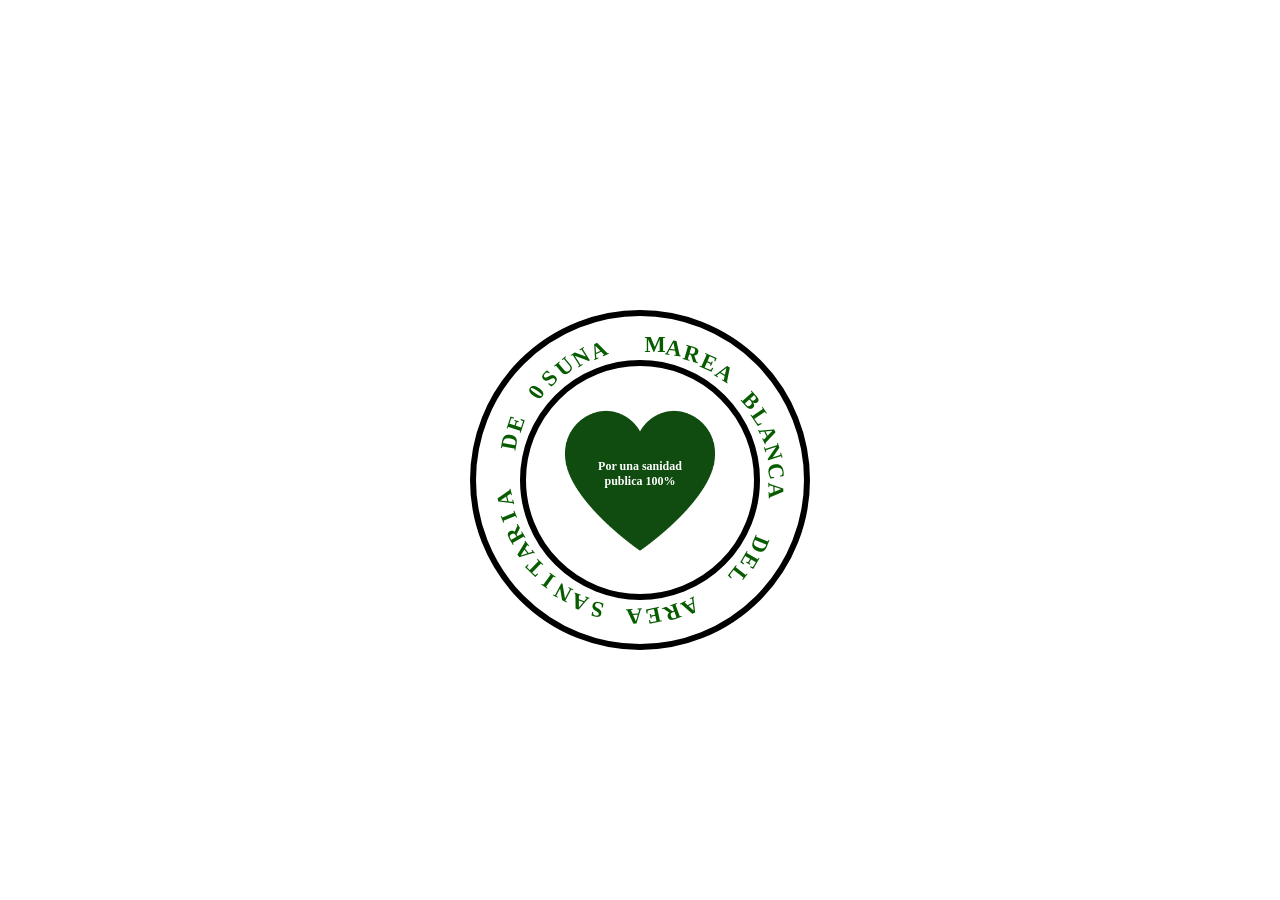
<file: 02_as_osuna/index.html>
<!DOCTYPE html>
<html lang="en">
<head>
<meta charset="UTF-8">
<meta name="viewport" content="width=device-width, initial-scale=1.0">
<link rel="stylesheet" href="styles.css">
<title>Area Sanitaria</title>
</head>
<body>
<div class="circle-container">
    <div class="box"><p>M</p></div>
    <div class="box"><p>A</p></div>
    <div class="box"><p>R</p></div>
    <div class="box"><p>E</p></div>
    <div class="box"><p>A</p></div>
        <div class=" box spacer"></div> <!-- Espacio controlado -->
    <div class="box"><p>B</p></div>
    <div class="box"><p>L</p></div>
    <div class="box"><p>A</p></div>
    <div class="box"><p>N</p></div>
    <div class="box"><p>C</p></div>
    <div class="box"><p>A</p></div>
		<div class="box spacer"></div> <!-- Espacio controlado -->          
        <div class=" box spacer"></div> <!-- Espacio controlado -->
    <div class="box"><p>D</p></div>
    <div class="box"><p>E</p></div>
    <div class="box"><p>L</p></div>
		<div class="box spacer"></div> <!-- Espacio controlado -->
        <div class=" box spacer"></div> <!-- Espacio controlado -->
    <div class="box"><p>A</p></div>
    <div class="box"><p>R</p></div>
    <div class="box"><p>E</p></div>
    <div class="box"><p>A</p></div>
        <div class=" box spacer"></div> <!-- Espacio controlado -->
    <div class="box"><p>S</p></div>
    <div class="box"><p>A</p></div>
    <div class="box"><p>N</p></div>
    <div class="box"><p>I</p></div>
    <div class="box"><p>T</p></div>
    <div class="box"><p>A</p></div>
    <div class="box"><p>R</p></div>
    <div class="box"><p>I</p></div>
    <div class="box"><p>A</p></div>
        <div class="box spacer"></div> <!-- Espacio controlado -->
        <div class=" box spacer"></div> <!-- Espacio controlado -->
    <div class="box"><p>D</p></div>
    <div class="box"><p>E</p></div>
        <div class=" box spacer"></div> <!-- Espacio controlado -->
    <div class="box"><p>0</p></div>
    <div class="box"><p>S</p></div>
    <div class="box"><p>U</p></div>
    <div class="box"><p>N</p></div>
    <div class="box"><p>A</p></div>
        <div class="box spacer"></div> <!-- Espacio controlado -->
	<!--<div class="inner-circle"></div>-->
    <div class="contenedor">
        <!-- Imagen -->
        <img src="corazon.png" alt="Imagen de fondo">

        <!-- Texto superpuesto -->
        <div class="publica100">
            <p class="publica">Por una sanidad</p>
            <p class="publica">publica 100%</p>
        </div>
    </div>
</div>
</body>
</html>
</file>
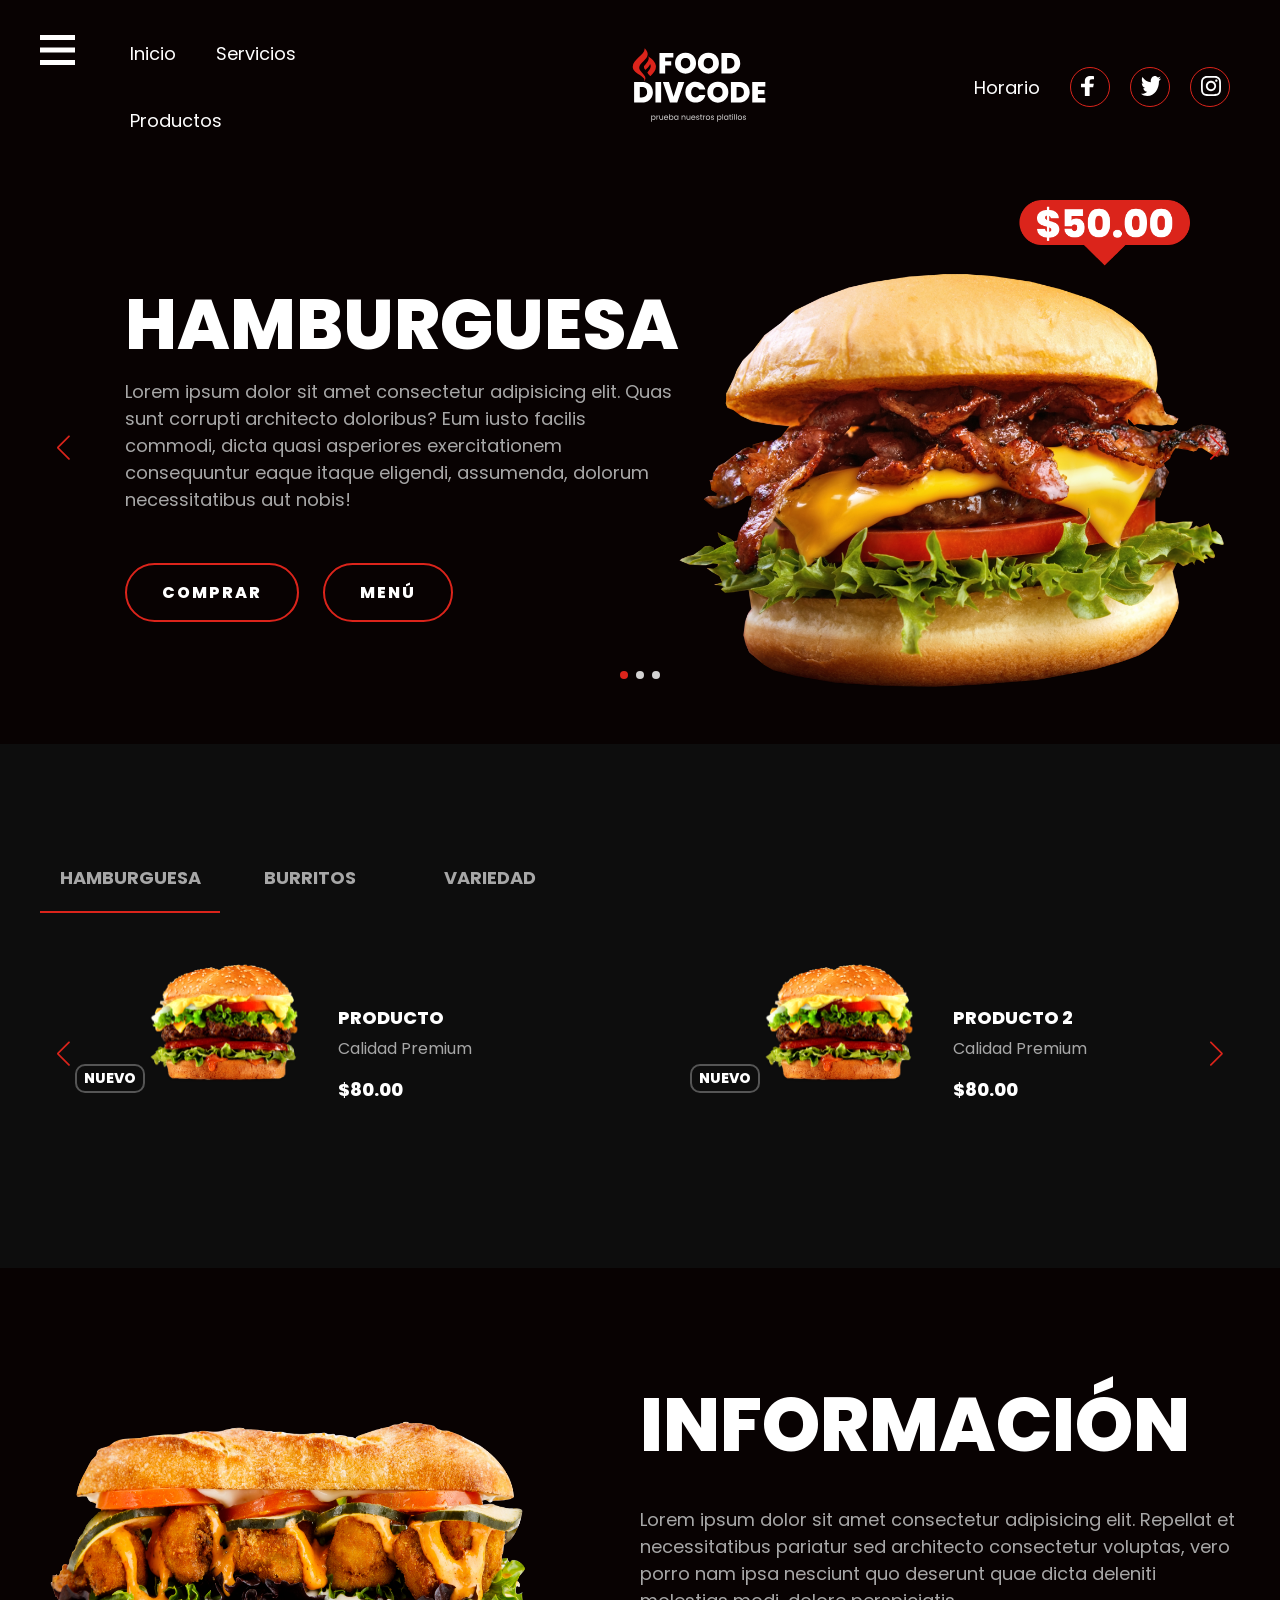
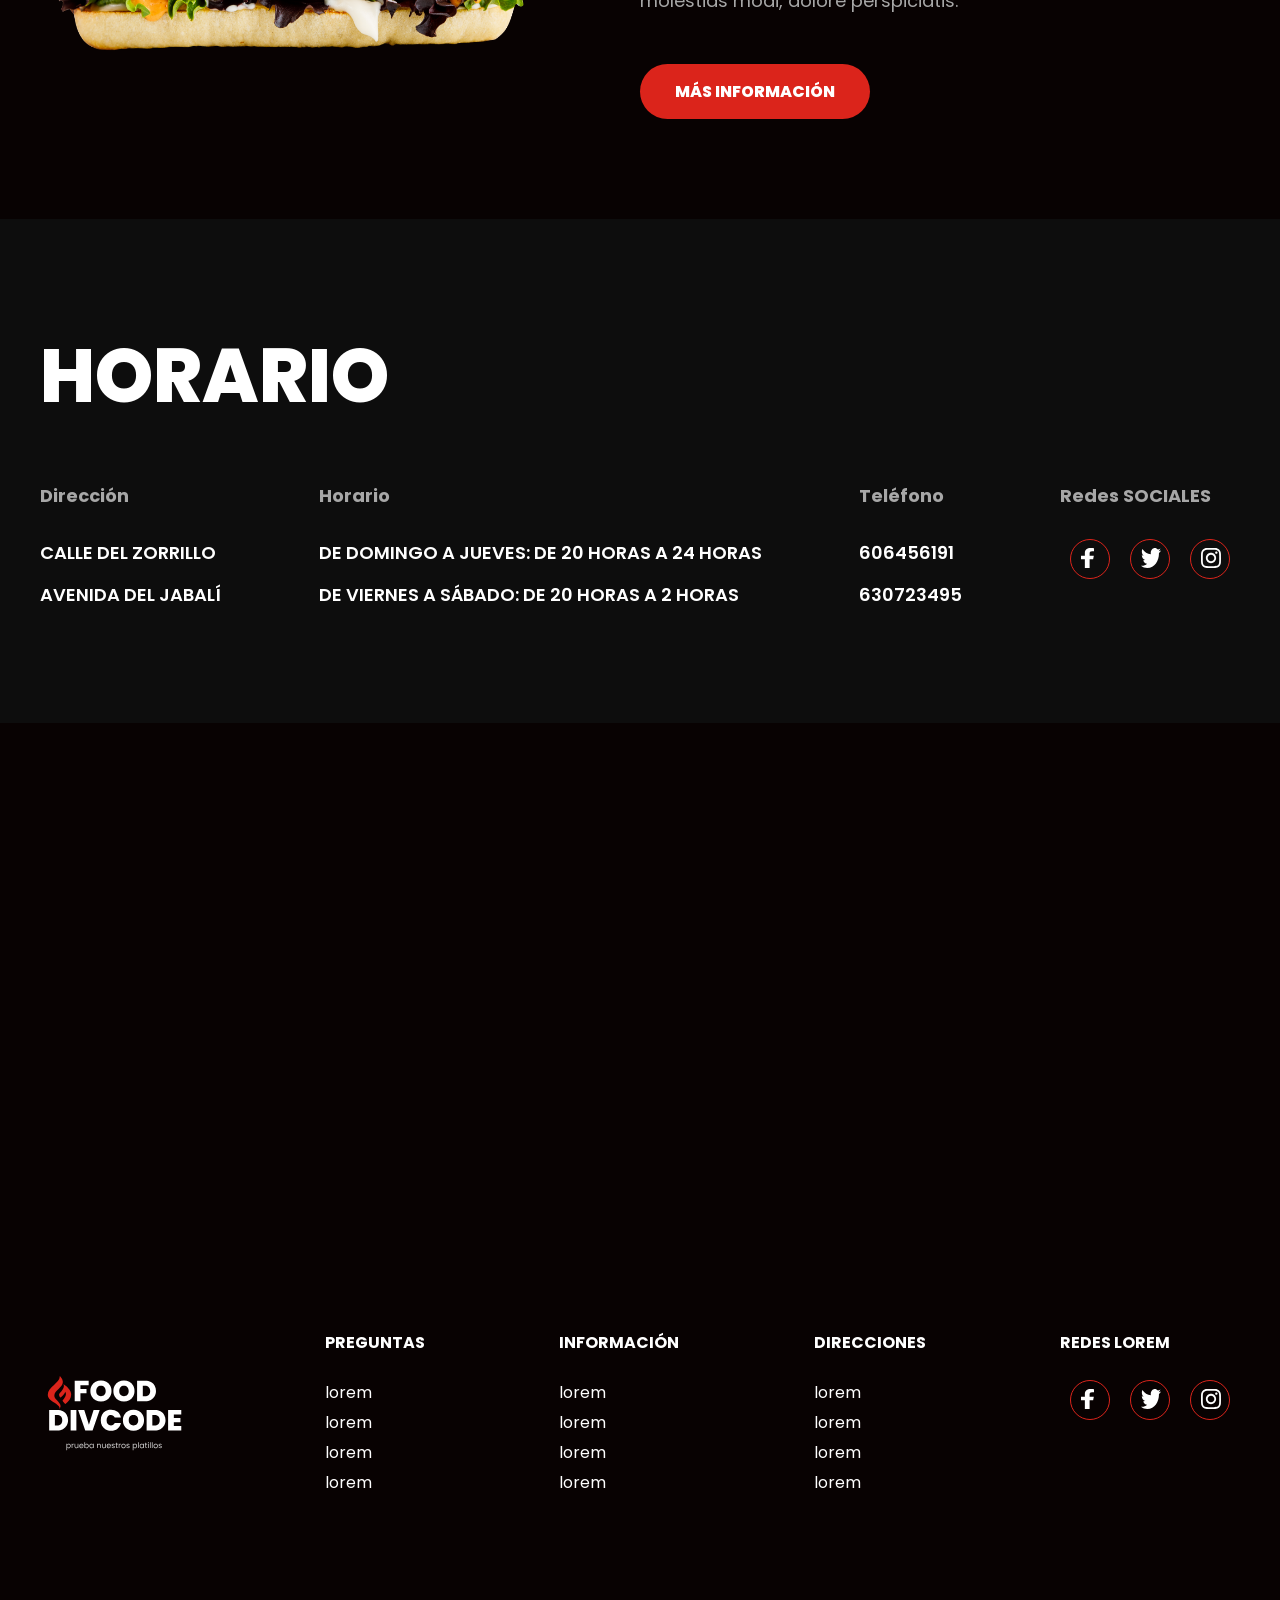
<file: 03_hamburguesas_divcode/index.html>
<!DOCTYPE html>
<html lang="en">
  <head>
    <meta charset="UTF-8" />
    <link rel="shortcut icon" href="obras.png" type="image/x-icon" />
    <link
      rel="stylesheet"
      href="https://cdn.jsdelivr.net/npm/swiper/swiper-bundle.min.css"
    />
    <meta name="viewport" content="width=device-width, initial-scale=1.0" />
    <link rel="preconnect" href="https://fonts.googleapis.com" />
    <link rel="preconnect" href="https://fonts.gstatic.com" crossorigin />
    <link
      href="https://fonts.googleapis.com/css2?family=Poppins:ital,wght@0,100;0,200;0,300;0,400;0,500;0,600;0,700;0,800;0,900;1,100;1,200;1,300;1,400;1,500;1,600;1,700;1,800;1,900&display=swap"
      rel="stylesheet"
    />
    <link rel="stylesheet" href="styles.css" />
    <title>Página de comidas</title>
  </head>
  <body>
    <header>
      <div class="menu container">
        <img class="logo-1" src="images/logo.svg" alt="" />
        <input type="checkbox" id="menu" />
        <label for="menu">
          <img src="images/menu.png" class="menu-icono" alt="" />
        </label>

        <nav class="navbar">
          <div class="menu-1">
            <ul>
              <li><a href="#">Inicio</a></li>
              <li><a href="#">Servicios</a></li>
              <li><a href="#">Productos</a></li>
            </ul>
          </div>

          <img class="logo-2" src="images/logo.svg" alt="" />

          <div class="menu-2">
            <ul>
              <li><a href="#">Horario</a></li>
            </ul>

            <div class="socials">
              <a href="#">
                <div class="social">
                  <img src="images/s1.svg" alt="" />
                </div>
              </a>
              <a href="#">
                <div class="social">
                  <img src="images/s2.svg" alt="" />
                </div>
              </a>
              <a href="#">
                <div class="social">
                  <img src="images/s3.svg" alt="" />
                </div>
              </a>
            </div>
          </div>
        </nav>
      </div>

      <!-- slider HAMBURGUESA/TORTA/HAMBURGUESA-2-->
      <div class="header-content container">
        <div class="swiper mySwiper-1">
          <div class="swiper-wrapper">
            <!-- HAMBURGUESA -->
            <div class="swiper-slide">
              <div class="slider">
                <div class="slider-txt">
                  <h1>Hamburguesa</h1>
                  <p>
                    Lorem ipsum dolor sit amet consectetur adipisicing elit.
                    Quas sunt corrupti architecto doloribus? Eum iusto facilis
                    commodi, dicta quasi asperiores exercitationem consequuntur
                    eaque itaque eligendi, assumenda, dolorum necessitatibus aut
                    nobis!
                  </p>
                  <div class="botones">
                    <a href="#" class="btn-1">Comprar</a>
                    <a href="#" class="btn-1">Menú</a>
                  </div>
                </div>

                <div class="slider-img">
                  <img src="images/slider1.png" alt="" />
                </div>
              </div>
            </div>
            <!-- TORTA -->

            <div class="swiper-slide">
              <div class="slider">
                <div class="slider-txt">
                  <h1>Bocatas</h1>
                  <p>
                    Lorem ipsum dolor sit amet consectetur adipisicing elit.
                    Quas sunt corrupti architecto doloribus? Eum iusto facilis
                    commodi, dicta quasi asperiores exercitationem consequuntur
                    eaque itaque eligendi, assumenda, dolorum necessitatibus aut
                    nobis!
                  </p>
                  <div class="botones">
                    <a href="#" class="btn-1">Comprar</a>
                    <a href="#" class="btn-1">Menú</a>
                  </div>
                </div>
                <div class="slider-img">
                  <img src="images/slider2.png" alt="slider2" />
                </div>
              </div>
            </div>
            <!-- COMBINADO-2 -->

            <div class="swiper-slide">
              <div class="slider">
                <div class="slider-txt">
                  <h1>Combinados</h1>
                  <p>
                    Lorem ipsum dolor sit amet consectetur adipisicing elit.
                    Quas sunt corrupti architecto doloribus? Eum iusto facilis
                    commodi, dicta quasi asperiores exercitationem consequuntur
                    eaque itaque eligendi, assumenda, dolorum necessitatibus aut
                    nobis!
                  </p>
                  <div class="botones">
                    <a href="#" class="btn-1">Comprar</a>
                    <a href="#" class="btn-1">Menú</a>
                  </div>
                </div>
                <div class="slider-img">
                  <img src="images/slider3.png" alt="" />
                </div>
              </div>
            </div>
          </div>
          <!-- BOTONES DEL SWIPER -->

          <div class="swiper-button-next"></div>
          <div class="swiper-button-prev"></div>
          <div class="swiper-pagination"></div>
        </div>
      </div>
    </header>
    <!-- PRODUCTOS, TABS -->
    <main class="products">
      <div class="tabs container">
        <!-- ------------------------------------------------- -->
        <!-- tab-1 -->
        <!-- ------------------------------------------------- -->

        <input
          type="radio"
          name="tabs"
          id="tab1"
          checked
          class="tabInput"
          value="1"
        />
        <label for="tab1">Hamburguesa</label>

        <div class="tab">
          <div class="swiper mySwiper-2" id="swiper1">
            <!-- slider de productos 1,2,3-->
            <div class="swiper-wrapper">
              <!-- producto 1 -->
              <div class="swiper-slide">
                <div class="product">
                  <div class="product-img">
                    <h4>Nuevo</h4>
                    <img src="images/food1.png" alt="" />
                  </div>
                  <div class="product-txt">
                    <h4>Producto</h4>
                    <p>Calidad Premium</p>
                    <span class="price">$80.00</span>
                  </div>
                </div>
              </div>

              <!-- producto 2 -->
              <div class="swiper-slide">
                <div class="product">
                  <div class="product-img">
                    <h4>Nuevo</h4>
                    <img src="images/food1.png" alt="" />
                  </div>
                  <div class="product-txt">
                    <h4>Producto 2</h4>
                    <p>Calidad Premium</p>
                    <span class="price">$80.00</span>
                  </div>
                </div>
              </div>
              <!-- producto 3 -->
              <div class="swiper-slide">
                <div class="product">
                  <div class="product-img">
                    <h4>Nuevo</h4>
                    <img src="images/food4.png" alt="" />
                  </div>
                  <div class="product-txt">
                    <h4>Producto 3</h4>
                    <p>Calidad Premium</p>
                    <span class="price">$80.00</span>
                  </div>
                </div>
              </div>
              <!-- fin producto 3 -->
            </div>
            <!-- botones de movimiento del slider productos -->
            <div class="swiper-button-next"></div>
            <div class="swiper-button-prev"></div>
          </div>
        </div>
        <!-- ------------------------------------------------- -->
        <!-- tab-2 -->
        <!-- ------------------------------------------------- -->

        <input type="radio" name="tabs" id="tab2" class="tabInput" value="2" />
        <label for="tab2">Burritos</label>

        <div class="tab">
          <div class="swiper mySwiper-2" id="swiper2">
            <!-- slider de productos -->
            <div class="swiper-wrapper">
              <!-- producto 1 -->
              <div class="swiper-slide">
                <div class="product">
                  <div class="product-img">
                    <h4>Nuevo</h4>
                    <img src="images/food5.png" alt="" />
                  </div>
                  <div class="product-txt">
                    <h4>Producto</h4>
                    <p>Calidad Premium</p>
                    <span class="price">$80.00</span>
                  </div>
                </div>
              </div>

              <!-- producto 2 -->
              <div class="swiper-slide">
                <div class="product">
                  <div class="product-img">
                    <h4>Nuevo</h4>
                    <img src="images/food6.png" alt="" />
                  </div>
                  <div class="product-txt">
                    <h4>Producto</h4>
                    <p>Calidad Premium</p>
                    <span class="price">$80.00</span>
                  </div>
                </div>
              </div>
              <!-- producto 3 -->
              <div class="swiper-slide">
                <div class="product">
                  <div class="product-img">
                    <h4>Nuevo</h4>
                    <img src="images/food7.png" alt="" />
                  </div>
                  <div class="product-txt">
                    <h4>Producto</h4>
                    <p>Calidad Premium</p>
                    <span class="price">$80.00</span>
                  </div>
                </div>
              </div>
              <!-- fin producto 3 -->
            </div>
            <!-- botones de movimiento del slider productos -->
            <div class="swiper-button-next"></div>
            <div class="swiper-button-prev"></div>
          </div>
        </div>
        <!-- ------------------------------------------------- -->

        <!-- tab-3 -->
        <!-- ------------------------------------------------- -->

        <input type="radio" name="tabs" id="tab3" class="tabInput" value="3" />
        <label for="tab3">Variedad</label>

        <div class="tab">
          <div class="swiper mySwiper-2" id="swiper3">
            <!-- slider de productos -->
            <div class="swiper-wrapper">
              <!-- producto 1 -->
              <div class="swiper-slide">
                <div class="product">
                  <div class="product-img">
                    <h4>Nuevo</h4>
                    <img src="images/food8.png" alt="" />
                  </div>
                  <div class="product-txt">
                    <h4>Producto</h4>
                    <p>Calidad Premium</p>
                    <span class="price">$180.00</span>
                  </div>
                </div>
              </div>

              <!-- producto 2 -->
              <div class="swiper-slide">
                <div class="product">
                  <div class="product-img">
                    <h4>Nuevo</h4>
                    <img src="images/food9.png" alt="" />
                  </div>
                  <div class="product-txt">
                    <h4>Producto</h4>
                    <p>Calidad Premium</p>
                    <span class="price">$280.00</span>
                  </div>
                </div>
              </div>
              <!-- producto 3 -->
              <div class="swiper-slide">
                <div class="product">
                  <div class="product-img">
                    <h4>Nuevo</h4>
                    <img src="images/food4.png" alt="" />
                  </div>
                  <div class="product-txt">
                    <h4>Producto</h4>
                    <p>Calidad Premium</p>
                    <span class="price">$380.00</span>
                  </div>
                </div>
              </div>
              <!-- fin producto 3 -->
            </div>
            <!-- botones de movimiento del slider productos -->
            <div class="swiper-button-next"></div>
            <div class="swiper-button-prev"></div>
          </div>
        </div>
        <!-- fin tab-3 -->
      </div>
    </main>

    <!-- INFO -->
    <section class="info container">
      <div class="info-img">
        <img src="images/info.png" alt="" />
      </div>

      <div class="info-txt">
        <h2>Información</h2>
        <p>
          Lorem ipsum dolor sit amet consectetur adipisicing elit. Repellat et
          necessitatibus pariatur sed architecto consectetur voluptas, vero
          porro nam ipsa nesciunt quo deserunt quae dicta deleniti molestias
          modi, dolore perspiciatis.
        </p>
        <a href="#" class="btn-2">Más Información</a>
      </div>
    </section>

    <!-- horario -->
    <section class="horario">
      <div class="horario-info container">
        <h2>Horario</h2>
        <div class="horario-txt">
          <div class="txt">
            <h4>Dirección</h4>
            <p>Calle del Zorrillo</p>
            <p>Avenida del Jabalí</p>
          </div>
          <div class="txt">
            <h4>Horario</h4>
            <p>De Domingo a Jueves: de 20 horas a 24 horas</p>
            <p>De Viernes a Sábado: de 20 horas a 2 horas</p>
          </div>
          <div class="txt">
            <h4>Teléfono</h4>
            <p>606456191</p>
            <p>630723495</p>
          </div>
          <div class="txt">
            <h4>Redes SOCIALES</h4>
            <div class="socials">
              <a href="#">
                <div class="social">
                  <img src="images/s1.svg" alt="" />
                </div>
              </a>
              <a href="#">
                <div class="social">
                  <img src="images/s2.svg" alt="" />
                </div>
              </a>
              <a href="#">
                <div class="social">
                  <img src="images/s3.svg" alt="" />
                </div>
              </a>
            </div>
          </div>
        </div>
      </div>
    </section>

    <!-- MAPA -->
    <section>
      <iframe
        class="map"
        src="https://www.google.com/maps/embed?pb=!1m18!1m12!1m3!1d3166.672788388992!2d-4.432894919181425!3d37.46844696601743!2m3!1f0!2f0!3f0!3m2!1i1024!2i768!4f13.1!3m3!1m2!1s0xd6d767897e865cd%3A0x5e13bb6ce528ebc3!2sIES%20Felipe%20Sol%C3%ADs%20Villechenous!5e0!3m2!1ses!2ses!4v1746486941457!5m2!1ses!2ses"
        width="100%"
        height="500"
        style="border: 0"
        allowfullscreen=""
        loading="lazy"
        referrerpolicy="no-referrer-when-downgrade"
      ></iframe>
    </section>

    <!-- footer -->
    <footer class="footer container">
      <img class="logo-2" src="images/logo.svg" alt="" />
      <div class="links">
        <h4>Preguntas</h4>
        <ul>
          <li><a href="#">lorem</a></li>
          <li><a href="#">lorem</a></li>
          <li><a href="#">lorem</a></li>
          <li><a href="#">lorem</a></li>
        </ul>
      </div>
      <div class="links">
        <h4>Información</h4>
        <ul>
          <li><a href="#">lorem</a></li>
          <li><a href="#">lorem</a></li>
          <li><a href="#">lorem</a></li>
          <li><a href="#">lorem</a></li>
        </ul>
      </div>
      <div class="links">
        <h4>Direcciones</h4>
        <ul>
          <li><a href="#">lorem</a></li>
          <li><a href="#">lorem</a></li>
          <li><a href="#">lorem</a></li>
          <li><a href="#">lorem</a></li>
        </ul>
      </div>
      <div class="links">
        <h4>Redes Lorem</h4>
        <div class="socials">
          <a href="#">
            <div class="social">
              <img src="images/s1.svg" alt="" />
            </div>
          </a>
          <a href="#">
            <div class="social">
              <img src="images/s2.svg" alt="" />
            </div>
          </a>
          <a href="#">
            <div class="social">
              <img src="images/s3.svg" alt="" />
            </div>
          </a>
        </div>
      </div>
    </footer>
    <script src="https://cdn.jsdelivr.net/npm/swiper/swiper-bundle.min.js"></script>
    <script src="script.js"></script>
  </body>
</html>
</file>
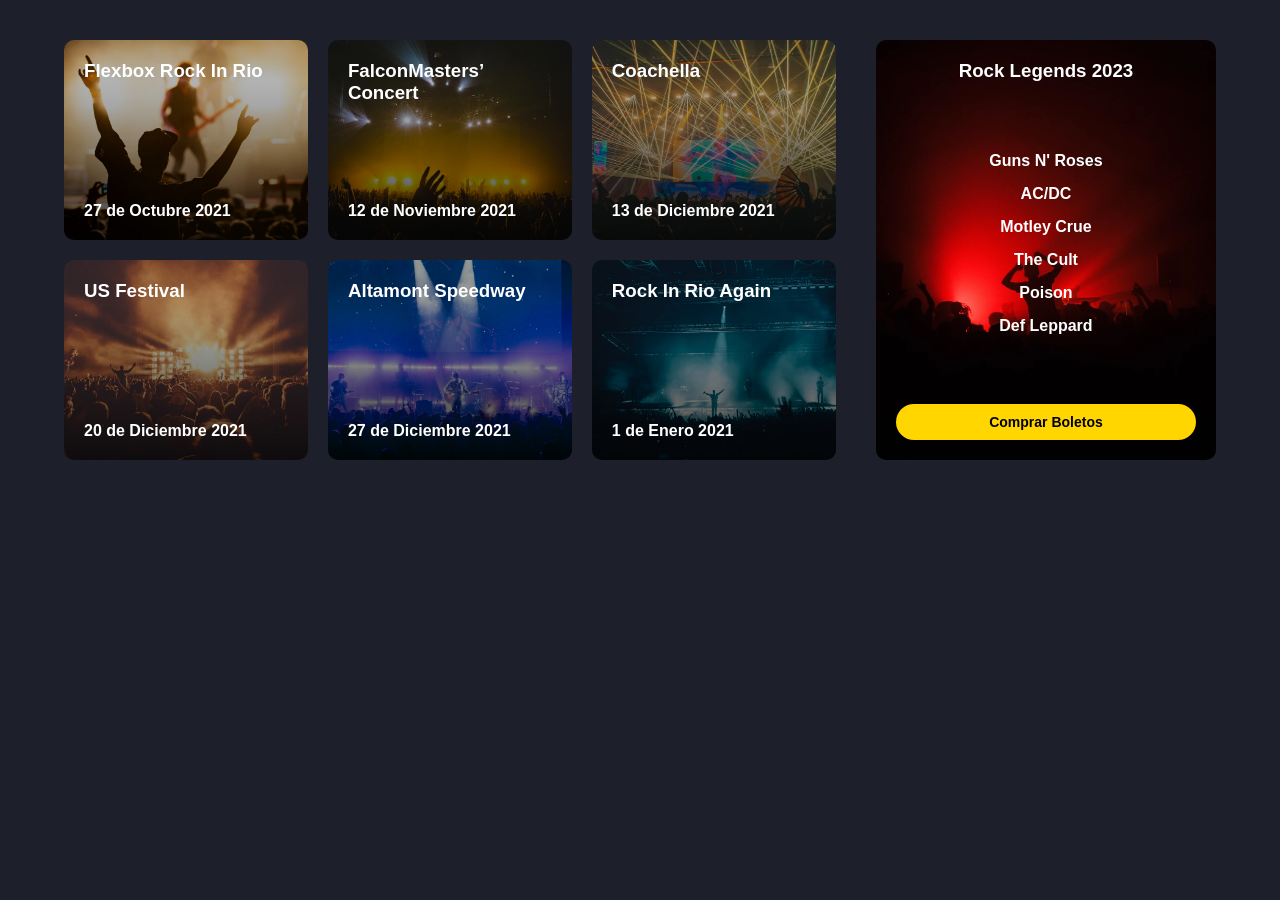
<file: 04_falcon_master/01_grid-vs-flexbox-codigo_base/concierto/index.html>
<!DOCTYPE html>
<html lang="en">
<head>
	<meta charset="UTF-8">
	<meta http-equiv="X-UA-Compatible" content="IE=edge">
	<meta name="viewport" content="width=device-width, initial-scale=1.0">
	<link rel="preconnect" href="https://fonts.googleapis.com">
	<link rel="stylesheet" href="styles.css">
	<title>Flexbox vs CSS Grid</title>
	<link rel="shortcut icon" href="img/m_logo.png" type="image/x-icon"> 
	

</head>
<body>
	<div class="contenedor">
		<div class="contenedor-conciertos">
			<div class="card" style="background-image: url('./img/1.jpg')">
				<div class="textos">
					<h3>Flexbox Rock In Rio</h3>
					<p>27 de Octubre 2021</p>
				</div>
			</div>
			<div class="card" style="background-image: url('./img/2.jpg')">
				<div class="textos">
					<h3>FalconMasters’ Concert</h3>
					<p>12 de Noviembre 2021</p>
				</div>
			</div>
			<div class="card" style="background-image: url('./img/3.jpg')">
				<div class="textos">
					<h3>Coachella</h3>
					<p>13 de Diciembre 2021</p>
				</div>
			</div>

			<div class="card" style="background-image: url('./img/4.jpg')">
				<div class="textos">
					<h3>US Festival</h3>
					<p>20 de Diciembre 2021</p>
				</div>
			</div>
			<div class="card" style="background-image: url('./img/5.jpg')">
				<div class="textos">
					<h3>Altamont Speedway</h3>
					<p>27 de Diciembre 2021</p>
				</div>
			</div>
			<div class="card" style="background-image: url('./img/6.jpg')">
				<div class="textos">
					<h3>Rock In Rio Again</h3>
					<p>1 de Enero 2021</p>
				</div>
			</div>
		</div>

		<div class="banner" style="background-image: url('./img/banner.jpg')">
			<h3>Rock Legends 2023</h3>
			<ul>
				<li>Guns N' Roses</li>
				<li>AC/DC</li>
				<li>Motley Crue</li>
				<li>The Cult</li>
				<li>Poison</li>
				<li>Def Leppard</li>
			</ul>
			<button class="boton">Comprar Boletos</button>
		</div>
	</div>
</body>
</html>
</file>
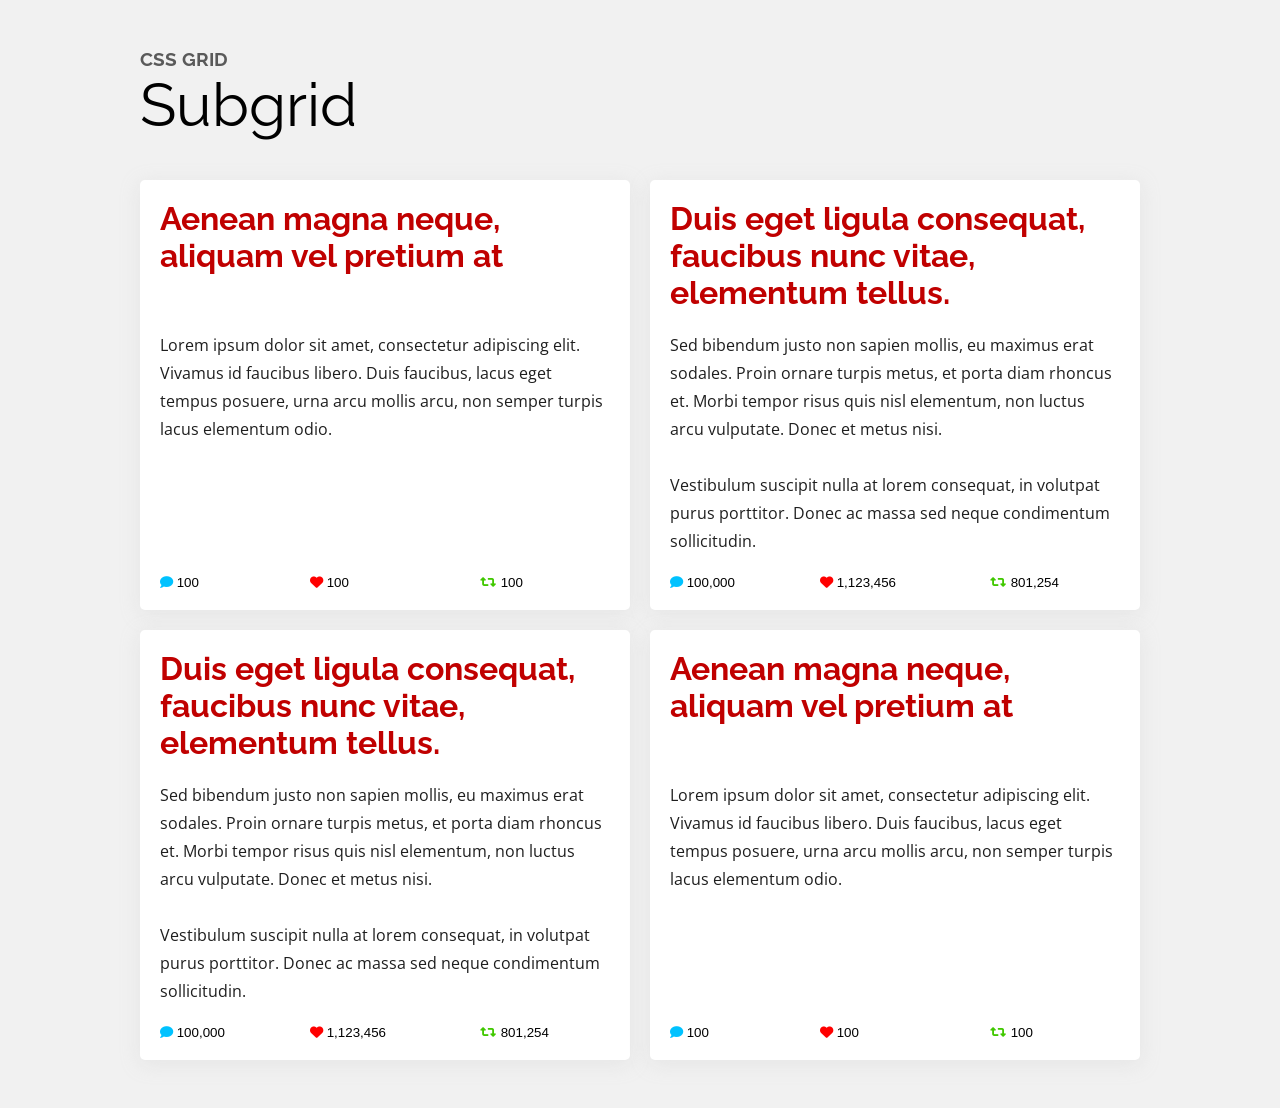
<file: 04_falcon_master/02_subgrid/css-grid-subgrids-codigo_base/index.html>
<!DOCTYPE html>
<html lang="en">
<head>
	<meta charset="UTF-8">
	<meta name="viewport" content="width=device-width, initial-scale=1.0">
	<title>CSS GRID - Subgrid</title>
	<link href="https://fonts.googleapis.com/css2?family=Open+Sans:wght@400;700&family=Raleway:wght@400;700&display=swap" rel="stylesheet"> 
	<link rel="stylesheet" href="https://necolas.github.io/normalize.css/8.0.1/normalize.css">
	<link rel="stylesheet" href="estilos.css">
</head>
<body>
	<div class="contenedor">
		<header>
			<h3>CSS GRID</h3>
			<h1>Subgrid</h1>
		</header>

		<main class="publicaciones">
			<div class="publicacion">
				<h2 class="titulo">Aenean magna neque, aliquam vel pretium at</h2>
				<p class="texto">Lorem ipsum dolor sit amet, consectetur adipiscing elit. Vivamus id faucibus libero. Duis faucibus, lacus eget tempus posuere, urna arcu mollis arcu, non semper turpis lacus elementum odio. </p>
				<div class="botones">
					<button role="button" class="comentario"><i class="fas fa-comment"></i> 100</button>
					<button role="button" class="favoritos"><i class="fas fa-heart"></i> 100</button>
					<button role="button" class="retweets"><i class="fas fa-retweet"></i> 100</button>
				</div>
			</div>
			<div class="publicacion">
				<h2 class="titulo">Duis eget ligula consequat, faucibus nunc vitae, elementum tellus.</h2>
				<p class="texto">Sed bibendum justo non sapien mollis, eu maximus erat sodales. Proin ornare turpis metus, et porta diam rhoncus et. Morbi tempor risus quis nisl elementum, non luctus arcu vulputate. Donec et metus nisi. 

				<br /><br />
				Vestibulum suscipit nulla at lorem consequat, in volutpat purus porttitor. Donec ac massa sed neque condimentum sollicitudin.</p>
				<div class="botones">
					<button role="button" class="comentario"><i class="fas fa-comment"></i> 100,000</button>
					<button role="button" class="favoritos"><i class="fas fa-heart"></i> 1,123,456</button>
					<button role="button" class="retweets"><i class="fas fa-retweet"></i> 801,254</button>
				</div>
			</div>
			<div class="publicacion">
				<h2 class="titulo">Duis eget ligula consequat, faucibus nunc vitae, elementum tellus.</h2>
				<p class="texto">Sed bibendum justo non sapien mollis, eu maximus erat sodales. Proin ornare turpis metus, et porta diam rhoncus et. Morbi tempor risus quis nisl elementum, non luctus arcu vulputate. Donec et metus nisi. 

				<br /><br />
				Vestibulum suscipit nulla at lorem consequat, in volutpat purus porttitor. Donec ac massa sed neque condimentum sollicitudin.</p>
				<div class="botones">
					<button role="button" class="comentario"><i class="fas fa-comment"></i> 100,000</button>
					<button role="button" class="favoritos"><i class="fas fa-heart"></i> 1,123,456</button>
					<button role="button" class="retweets"><i class="fas fa-retweet"></i> 801,254</button>
				</div>
			</div>
			<div class="publicacion">
				<h2 class="titulo">Aenean magna neque, aliquam vel pretium at</h2>
				<p class="texto">Lorem ipsum dolor sit amet, consectetur adipiscing elit. Vivamus id faucibus libero. Duis faucibus, lacus eget tempus posuere, urna arcu mollis arcu, non semper turpis lacus elementum odio. </p>
				<div class="botones">
					<button role="button" class="comentario"><i class="fas fa-comment"></i> 100</button>
					<button role="button" class="favoritos"><i class="fas fa-heart"></i> 100</button>
					<button role="button" class="retweets"><i class="fas fa-retweet"></i> 100</button>
				</div>
			</div>
		</main>
	</div>

	<link rel="stylesheet" href="https://cdnjs.cloudflare.com/ajax/libs/font-awesome/6.0.0-beta3/css/all.min.css" crossorigin="anonymous"></body>
</html>
</file>
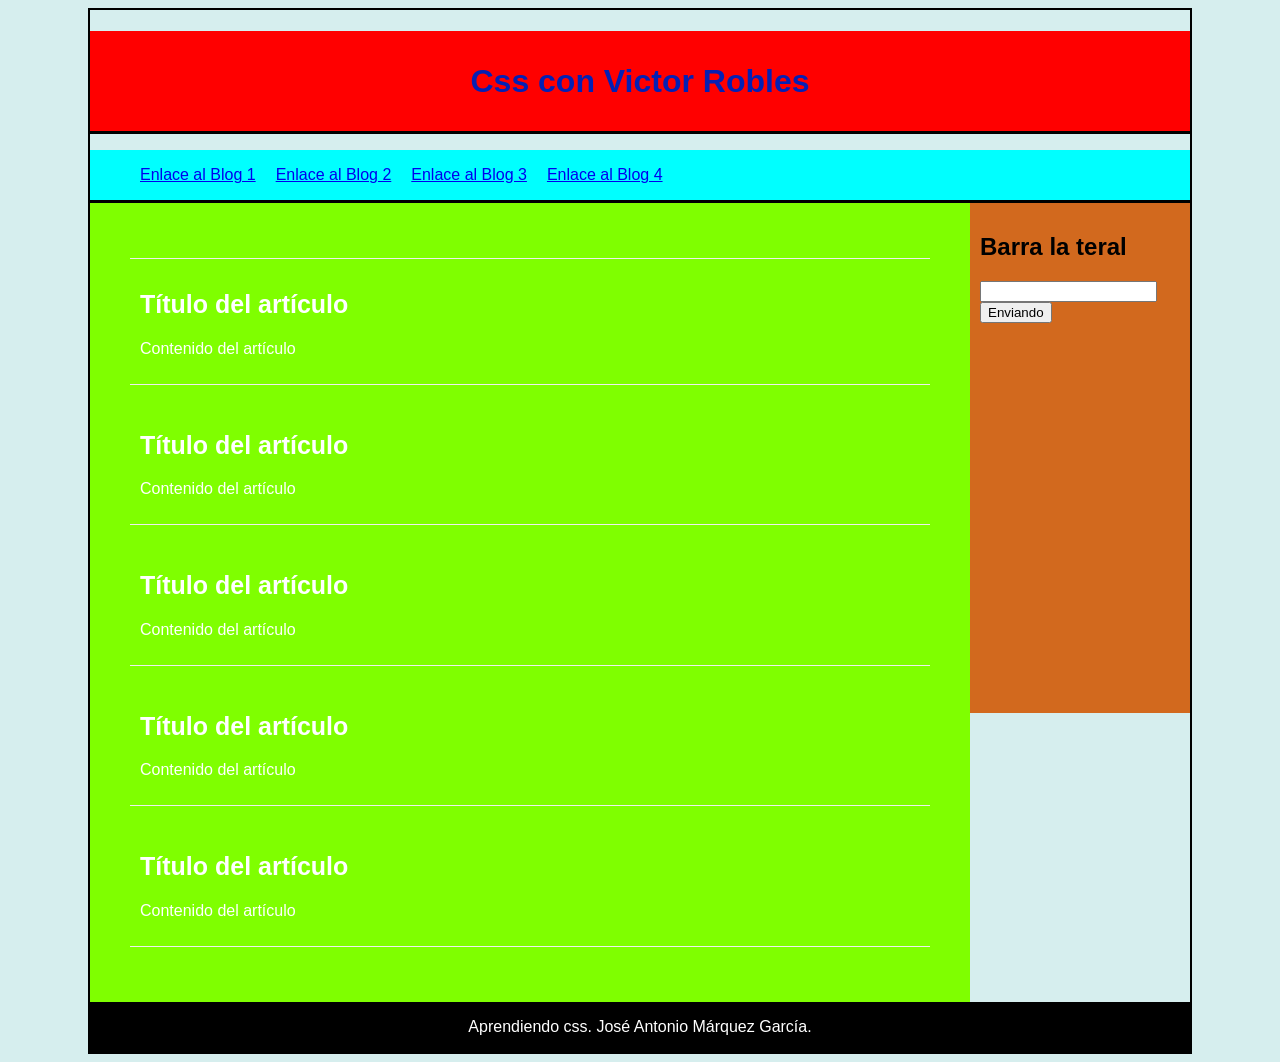
<file: 05_victor_robles/01_master_css/01_aprendiendo_html/index.html>
<!DOCTYPE html>
<html lang="en">
<head>
    <meta charset="UTF-8">
    <meta name="viewport" content="width=device-width, initial-scale=1.0">
    <link rel="stylesheet" href="0000.css">
    <title>Css con Victor Robles</title>
</head>
<body>
    <!--https://www.youtube.com/watch?v=3yM5uXp-T_0-->
    <div id="container">
<header>
    <h1>Css con Victor Robles</h1>
</header>
<nav>
<ul>
    <li><a href="index.html">Enlace al Blog 1</a></li>
    <li><a href="index.html">Enlace al Blog 2</a></li>
    <li><a href="index.html">Enlace al Blog 3</a></li>
    <li><a href="index.html">Enlace al Blog 4</a></li>
</ul>
</nav>
<div class="clearfix"></div>
<section id="content">
    <article class="article">
        <h2>Título del artículo</h2>
        <p>Contenido del artículo</p>
    </article>
    <article class="article">
        <h2>Título del artículo</h2>
        <p>Contenido del artículo</p>
    </article>
    <article class="article">
        <h2>Título del artículo</h2>
        <p>Contenido del artículo</p>
    </article>
    <article class="article">
        <h2>Título del artículo</h2>
        <p>Contenido del artículo</p>
    </article>
    <article class="article">
        <h2>Título del artículo</h2>
        <p>Contenido del artículo</p>
    </article>
</section>

<aside>
    <h2>Barra la teral</h2>
    <form >
        <input type="text">
        <input type="submit" value="Enviando">
    </form>
</aside>
<div class="clearfix"></div>

<footer>
    Aprendiendo css. José Antonio Márquez García.
</footer>
    </div>
</body>
</html>
</file>
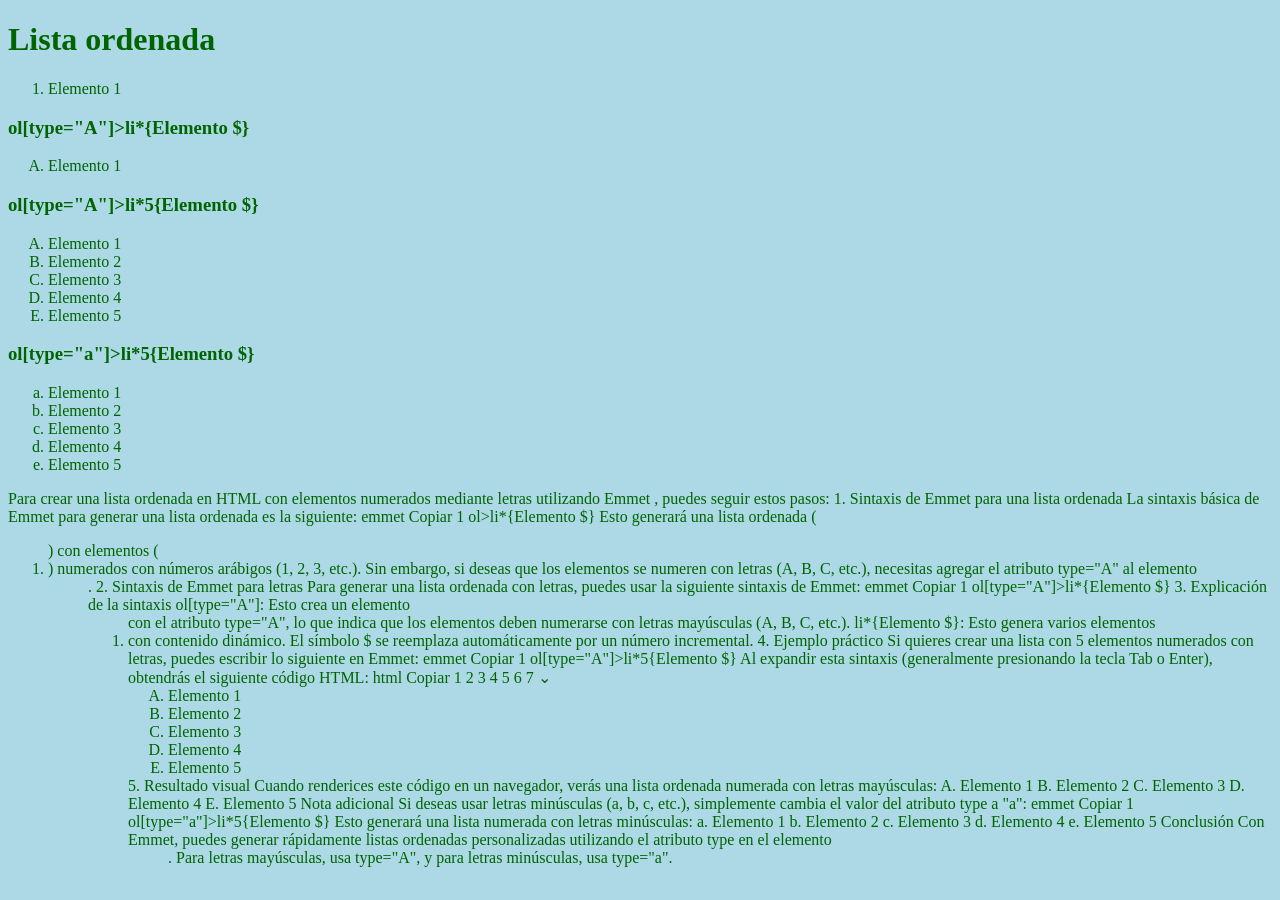
<file: 01_pildoras_formativas/lista_ordenada.html>
<!DOCTYPE html>
<html lang="en">
<head>
    <meta charset="UTF-8">
    <meta name="viewport" content="width=device-width, initial-scale=1.0">
    <title>Lista ordenada</title>
    <style>
        body{
            background-color: lightblue;
            color: darkgreen;
        }
    </style>
</head>
<body>
    <h1>Lista ordenada</h1>
        <ol>
            <li>Elemento 1</li>
        </ol>
        <h3>ol[type="A"]>li*{Elemento $}</h3>
        <ol type="A">
            <li>Elemento 1</li>
        </ol>
        <h3>ol[type="A"]>li*5{Elemento $}</h3>
        <ol type="A">
            <li>Elemento 1</li>
            <li>Elemento 2</li>
            <li>Elemento 3</li>
            <li>Elemento 4</li>
            <li>Elemento 5</li>
        </ol>
    <h3>ol[type="a"]>li*5{Elemento $}</h3>   
        <ol type="a">
            <li>Elemento 1</li>
            <li>Elemento 2</li>
            <li>Elemento 3</li>
            <li>Elemento 4</li>
            <li>Elemento 5</li>
        </ol>
        <p>Para crear una lista ordenada en HTML con elementos numerados mediante letras utilizando Emmet , puedes seguir estos pasos:

            1. Sintaxis de Emmet para una lista ordenada
            La sintaxis básica de Emmet para generar una lista ordenada es la siguiente:
            
            emmet
            Copiar
            1
            ol>li*{Elemento $}
            Esto generará una lista ordenada (<ol>) con elementos (<li>) numerados con números arábigos (1, 2, 3, etc.).
            
            Sin embargo, si deseas que los elementos se numeren con letras (A, B, C, etc.), necesitas agregar el atributo type="A" al elemento <ol>.
            
            2. Sintaxis de Emmet para letras
            Para generar una lista ordenada con letras, puedes usar la siguiente sintaxis de Emmet:
            
            emmet
            Copiar
            1
            ol[type="A"]>li*{Elemento $}
            3. Explicación de la sintaxis
            ol[type="A"]: Esto crea un elemento <ol> con el atributo type="A", lo que indica que los elementos deben numerarse con letras mayúsculas (A, B, C, etc.).
            li*{Elemento $}: Esto genera varios elementos <li> con contenido dinámico. El símbolo $ se reemplaza automáticamente por un número incremental.
            4. Ejemplo práctico
            Si quieres crear una lista con 5 elementos numerados con letras, puedes escribir lo siguiente en Emmet:
            
            emmet
            Copiar
            1
            ol[type="A"]>li*5{Elemento $}
            Al expandir esta sintaxis (generalmente presionando la tecla Tab o Enter), obtendrás el siguiente código HTML:
            
            html
            Copiar
            1
            2
            3
            4
            5
            6
            7
            ⌄
            <ol type="A">
              <li>Elemento 1</li>
              <li>Elemento 2</li>
              <li>Elemento 3</li>
              <li>Elemento 4</li>
              <li>Elemento 5</li>
            </ol>
            5. Resultado visual
            Cuando renderices este código en un navegador, verás una lista ordenada numerada con letras mayúsculas:
            
            A. Elemento 1
            B. Elemento 2
            C. Elemento 3
            D. Elemento 4
            E. Elemento 5
            Nota adicional
            Si deseas usar letras minúsculas (a, b, c, etc.), simplemente cambia el valor del atributo type a "a":
            
            emmet
            Copiar
            1
            ol[type="a"]>li*5{Elemento $}
            Esto generará una lista numerada con letras minúsculas:
            
            a. Elemento 1
            b. Elemento 2
            c. Elemento 3
            d. Elemento 4
            e. Elemento 5
            Conclusión
            Con Emmet, puedes generar rápidamente listas ordenadas personalizadas utilizando el atributo type en el elemento <ol>. Para letras mayúsculas, usa type="A", y para letras minúsculas, usa type="a".</p>
</body>
</html>
</file>
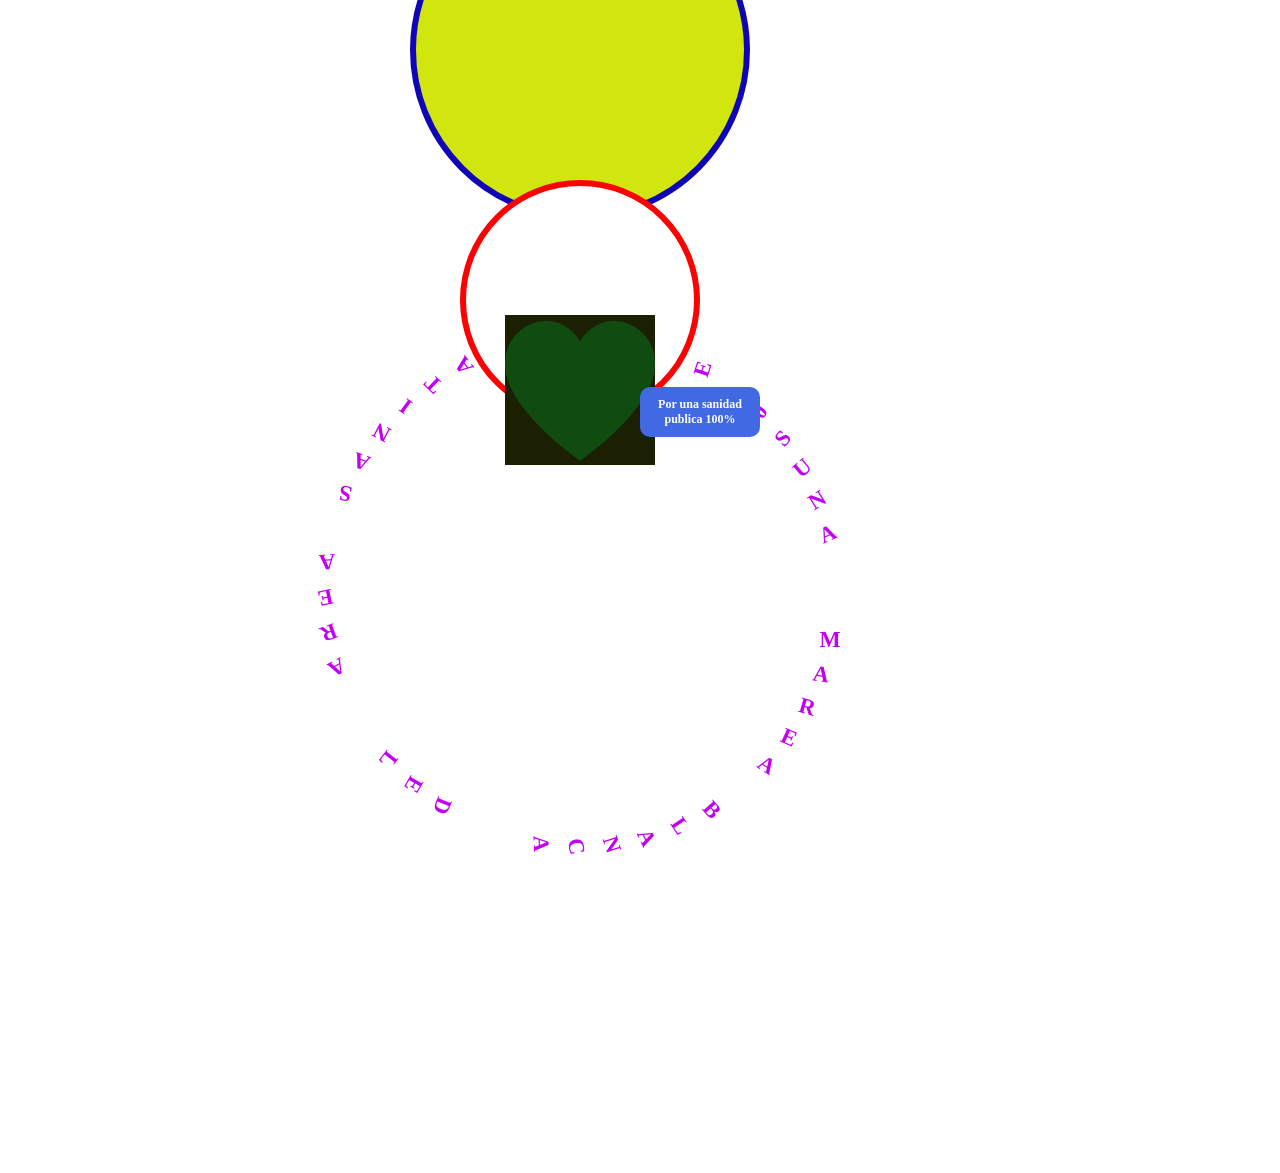
<file: 02_as_osuna/index copy.html>
<!DOCTYPE html>
<html lang="en">
<head>
<meta charset="UTF-8">
<meta name="viewport" content="width=device-width, initial-scale=1.0">
<link rel="stylesheet" href="styles copy.css">
<title>Area Sanitaria</title>
</head>
<body>
<div class="circle-container">
    <div class="box"><p>M</p></div>
    <div class="box"><p>A</p></div>
    <div class="box"><p>R</p></div>
    <div class="box"><p>E</p></div>
    <div class="box"><p>A</p></div>
        <div class=" box spacer"></div> <!-- Espacio controlado -->
    <div class="box"><p>B</p></div>
    <div class="box"><p>L</p></div>
    <div class="box"><p>A</p></div>
    <div class="box"><p>N</p></div>
    <div class="box"><p>C</p></div>
    <div class="box"><p>A</p></div>
		<div class="box spacer"></div> <!-- Espacio controlado -->          
        <div class=" box spacer"></div> <!-- Espacio controlado -->
    <div class="box"><p>D</p></div>
    <div class="box"><p>E</p></div>
    <div class="box"><p>L</p></div>
		<div class="box spacer"></div> <!-- Espacio controlado -->
        <div class=" box spacer"></div> <!-- Espacio controlado -->
    <div class="box"><p>A</p></div>
    <div class="box"><p>R</p></div>
    <div class="box"><p>E</p></div>
    <div class="box"><p>A</p></div>
        <div class=" box spacer"></div> <!-- Espacio controlado -->
    <div class="box"><p>S</p></div>
    <div class="box"><p>A</p></div>
    <div class="box"><p>N</p></div>
    <div class="box"><p>I</p></div>
    <div class="box"><p>T</p></div>
    <div class="box"><p>A</p></div>
    <div class="box"><p>R</p></div>
    <div class="box"><p>I</p></div>
    <div class="box"><p>A</p></div>
        <div class="box spacer"></div> <!-- Espacio controlado -->
        <div class=" box spacer"></div> <!-- Espacio controlado -->
    <div class="box"><p>D</p></div>
    <div class="box"><p>E</p></div>
        <div class=" box spacer"></div> <!-- Espacio controlado -->
    <div class="box"><p>0</p></div>
    <div class="box"><p>S</p></div>
    <div class="box"><p>U</p></div>
    <div class="box"><p>N</p></div>
    <div class="box"><p>A</p></div>
        <div class="box spacer"></div> <!-- Espacio controlado -->
	<!--<div class="inner-circle"></div>-->
    <div class="contenedor">
        <!-- Imagen -->
        <img src="corazon.png" alt="Imagen de fondo">

        <!-- Texto superpuesto -->
        <div class="publica100">
            <p class="publica">Por una sanidad</p>
            <p class="publica">publica 100%</p>
        </div>
    </div>
</div>
</body>
</html>
</file>
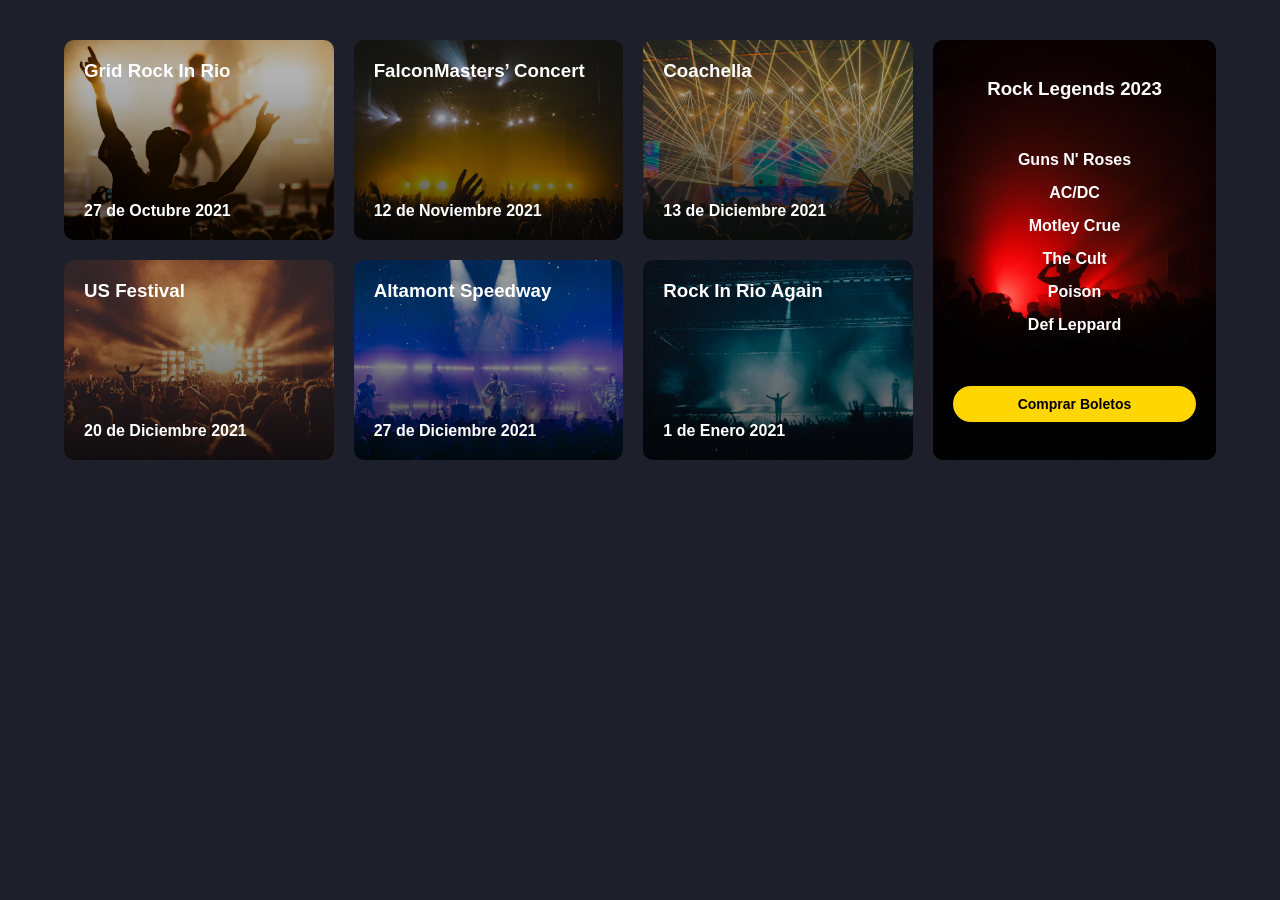
<file: 04_falcon_master/01_grid-vs-flexbox-codigo_base/concierto/index_grid.html>
<!DOCTYPE html>
<html lang="en">
<head>
	<meta charset="UTF-8">
	<meta http-equiv="X-UA-Compatible" content="IE=edge">
	<meta name="viewport" content="width=device-width, initial-scale=1.0">
	<link rel="preconnect" href="https://fonts.googleapis.com">
	<link rel="stylesheet" href="styles_grid.css">
	<title>CSS Grid vs Flexbox  </title>
    <link rel="icon" href="img/m_logo.png" type="image/png"> 
	

</head>
<body>
	<div class="contenedor">
		<div class="contenedor-conciertos">
			<div class="card" style="background-image: url('./img/1.jpg')">
				<div class="textos">
					<h3>Grid Rock In Rio</h3>
					<p>27 de Octubre 2021</p>
				</div>
			</div>
			<div class="card" style="background-image: url('./img/2.jpg')">
				<div class="textos">
					<h3>FalconMasters’ Concert</h3>
					<p>12 de Noviembre 2021</p>
				</div>
			</div>
			<div class="card" style="background-image: url('./img/3.jpg')">
				<div class="textos">
					<h3>Coachella</h3>
					<p>13 de Diciembre 2021</p>
				</div>
			</div>

			<div class="card" style="background-image: url('./img/4.jpg')">
				<div class="textos">
					<h3>US Festival</h3>
					<p>20 de Diciembre 2021</p>
				</div>
			</div>
			<div class="card" style="background-image: url('./img/5.jpg')">
				<div class="textos">
					<h3>Altamont Speedway</h3>
					<p>27 de Diciembre 2021</p>
				</div>
			</div>
			<div class="card" style="background-image: url('./img/6.jpg')">
				<div class="textos">
					<h3>Rock In Rio Again</h3>
					<p>1 de Enero 2021</p>
				</div>
			</div>
		</div>

		<div class="banner" style="background-image: url('./img/banner.jpg')">
			<h3>Rock Legends 2023</h3>
			<ul>
				<li>Guns N' Roses</li>
				<li>AC/DC</li>
				<li>Motley Crue</li>
				<li>The Cult</li>
				<li>Poison</li>
				<li>Def Leppard</li>
			</ul>
			<button class="boton">Comprar Boletos</button>
		</div>
	</div>
</body>
</html>
</file>
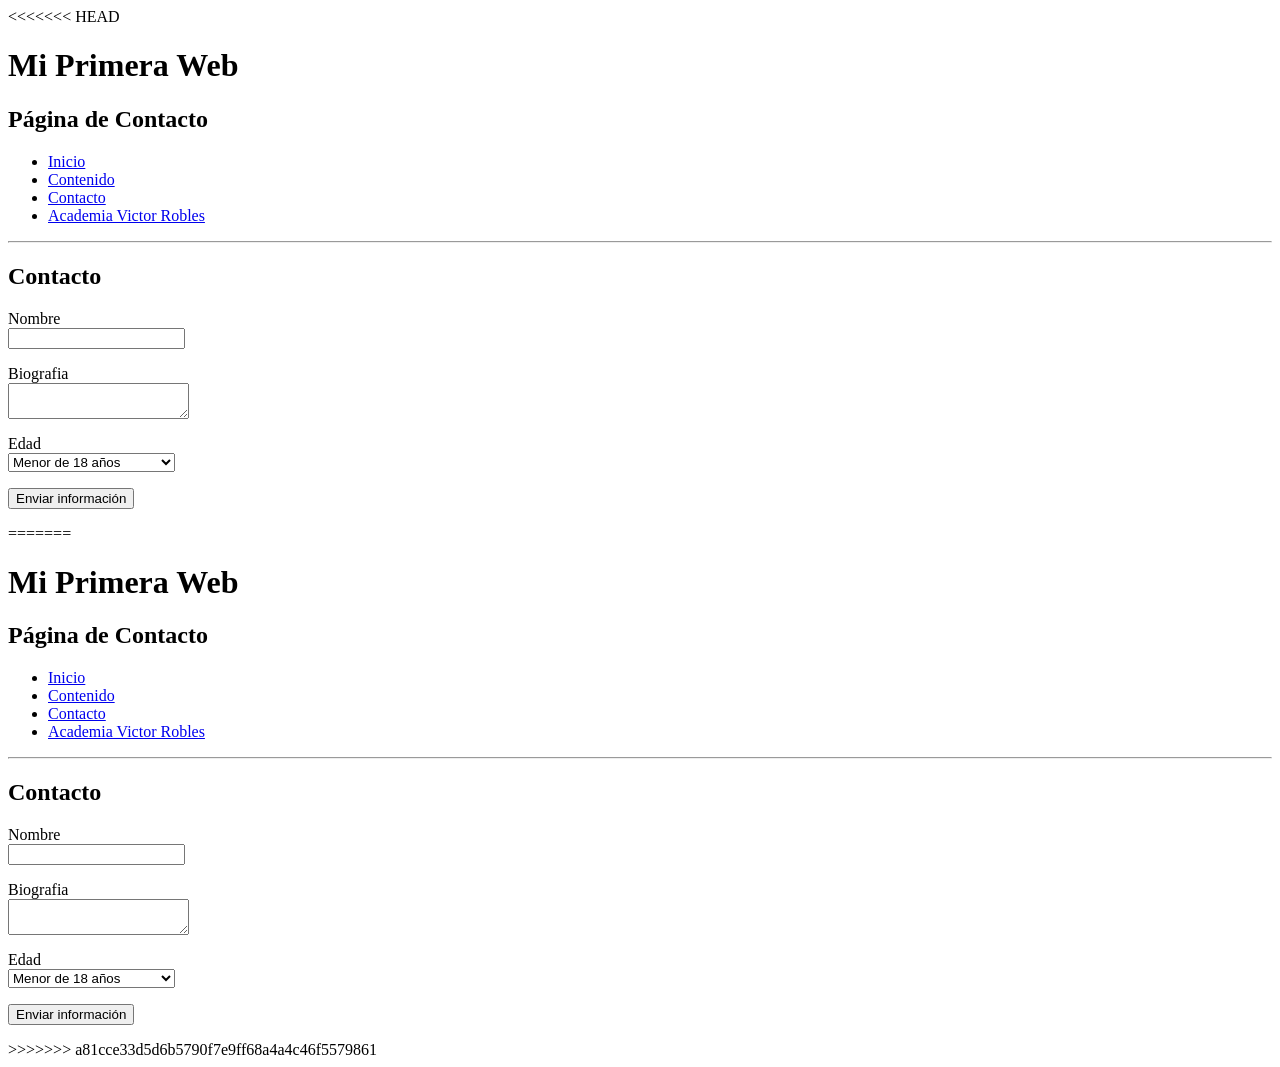
<file: 05_victor_robles/01_master_css/01_aprendiendo_html/multiples paginas/contacto.html>
<<<<<<< HEAD
<!DOCTYPE html>
<html lang="en">
<head>
    <meta charset="UTF-8">
    <meta name="viewport" content="width=device-width, initial-scale=1.0">
    <title>contacto Multiples páginas</title>
</head>
<body>
    <!--ENCABEZADO-->
    <h1>Mi Primera Web</h1>
    <h2>Página de Contacto</h2>

    <!--MENU-->

    <ul>
        <li><a href="index.html" title="Inicio"> Inicio</a></li>
        <li><a href="contenido.html">Contenido</a></li>
        <li><a href="contacto.html">Contacto</a></li>
        <li><a href="http://victorroblesweb.es/academy" target="_blank">Academia Victor Robles</a></li>

    </ul>
    <hr>
        <!--CONTACTO DEL INDEX-->
        <h2>Contacto</h2>
        <form action="">
            <p>
                <label for="nombre">Nombre</label><br>
                <input type="text" name="nombre">
            </p>
            <p>
                <label for="biografia">Biografia</label><br>
                <textarea name="biografia" id=""></textarea>            
            </p>
            <p>
                <label for="edad">Edad</label><br>
                <select name="edad">
                    <option value="menor">Menor de 18 años</option>
                    <option value="mayor">Entre 18 años y 65 años</option>
                    <option value="senil">Mayor de 65años</option>
                </select>
            </p>
            <input type="submit" value="Enviar información">
        </form>
        

</body>
=======
<!DOCTYPE html>
<html lang="en">
<head>
    <meta charset="UTF-8">
    <meta name="viewport" content="width=device-width, initial-scale=1.0">
    <title>contacto Multiples páginas</title>
</head>
<body>
    <!--ENCABEZADO-->
    <h1>Mi Primera Web</h1>
    <h2>Página de Contacto</h2>

    <!--MENU-->

    <ul>
        <li><a href="index.html" title="Inicio"> Inicio</a></li>
        <li><a href="contenido.html">Contenido</a></li>
        <li><a href="contacto.html">Contacto</a></li>
        <li><a href="http://victorroblesweb.es/academy" target="_blank">Academia Victor Robles</a></li>

    </ul>
    <hr>
        <!--CONTACTO DEL INDEX-->
        <h2>Contacto</h2>
        <form action="">
            <p>
                <label for="nombre">Nombre</label><br>
                <input type="text" name="nombre">
            </p>
            <p>
                <label for="biografia">Biografia</label><br>
                <textarea name="biografia" id=""></textarea>            
            </p>
            <p>
                <label for="edad">Edad</label><br>
                <select name="edad">
                    <option value="menor">Menor de 18 años</option>
                    <option value="mayor">Entre 18 años y 65 años</option>
                    <option value="senil">Mayor de 65años</option>
                </select>
            </p>
            <input type="submit" value="Enviar información">
        </form>
        

</body>
>>>>>>> a81cce33d5d6b5790f7e9ff68a4a4c46f5579861
</html>
</file>
<file: 02_as_osuna/styles.css>
body {
    display: flex;
    justify-content: center;
    align-items: center;
    min-height: 100vh;
    margin: 0;
}

.circle-container {
    position: relative; /* Necesario para posicionar los boxes en relación a este contenedor */
    width: 0px; /* Diámetro del círculo imaginario (2 * 100px) */
    height: 240px;
    font-size: 1.4rem;
    color: #085c00;
    font-weight: bold;
    border: none;
    margin: 0 auto;

}
/* Estilos para el círculo */
.circle-container::before {
    content: ""; /* Necesario para mostrar el pseudo-elemento */
    position: absolute;
    top: 150px;
    left: 0px;
    transform: translate(-50%, -50%); /* Centra el círculo */
    width: 340px; /* Ajusta el tamaño del círculo */
    height: 340px; /* Ajusta el tamaño del círculo */
    border: 6px solid black; /* Borde negro */
    border-radius: 50%; /* Hace que sea un círculo */
    box-sizing: border-box; /* Incluye el borde en el tamaño */
    background-color: #ffffff;

}
/* Segundo círculo */
.circle-container::after {
    content: "";
    position: absolute;
    top: 150px;
    left: 0px;
    transform: translate(-50%, -50%);
    width: 240px; /* Ajusta el tamaño del segundo círculo */
    height: 240px; /* Ajusta el tamaño del segundo círculo */
    border: 6px solid rgb(0, 0, 0); /* Borde rojo (puedes cambiar el color) */
    border-radius: 50%;
    box-sizing: border-box;
    background-color: #ffffff;
}
/* Texto superpuesto */
.publica100 {
    position: absolute;
    top: 60%; /* Centrar verticalmente */
    left: 50%; /* Centrar horizontalmente */
    transform: translate(-50%, -50%); /* Ajustar el centro */
    color: #ffffff;
    font-size: 12px;
    z-index: 110; /* Asegura que el texto esté por encima de la imagen */
    background-color: transparent; /* Fondo semitransparente */
    padding: 10px;
    text-align: center;
    border-radius: 10px; /* Bordes redondeados */
}

/* Estilo para los párrafos dentro del texto */
.publica100 p {
    margin: 0;
    width: 100px;
}

/* Imagen dentro del círculo */
.circle-container img {
    position: absolute;
    top: 0px; /* Centrar verticalmente */
    left: 0px; /* Centrar horizontalmente */
    transform: translate(-50%, -50%); /* Ajustar el centro */
    width: 150px; /* Tamaño de la imagen */
    height: 150px; /* Tamaño de la imagen */
    object-fit: cover; /* Ajustar la imagen al contenedor */
    z-index: 100;
}

.circle-container img {
    top: 150px; /* Mover ligeramente hacia abajo */
    left: 0px; /* Mover ligeramente hacia la derecha */
}

/*.inner-circle {
    position: absolute;
    top: 135px;
    left: 0px;
    transform: translate(-50%, -50%);
    width: 400px;
    height: 400px;
    border: 12px solid rgb(255, 255, 255);
    border-radius: 50%;
    box-sizing: border-box;
}*/

.box {/*letras*/
    position: absolute; /* Permite posicionar los boxes de forma absoluta */
    width: 30px; /* Ajusta el ancho según tus necesidades */
    height: 30px; /* Ajusta la altura según tus necesidades */
    display: flex;
    justify-content: center;
    align-items: center;
    border: 1px solid transparent;
    box-sizing: border-box;
    transform-origin: 0 150px; /* Punto de rotación: 0px a la derecha y 100px hacia abajo */

}

.box p {
    margin: 0;
}
/* Clase especial para espacios controlados */
        .spacer {
            visibility: hidden;
        }

/* Calculamos el ángulo de rotación para cada box */
.box:first-child {rotate: 0deg}
.box:nth-child(2) {rotate: 8deg}
.box:nth-child(3) {rotate: 16deg}
.box:nth-child(4) {rotate: 24deg}
.box:nth-child(5) {rotate: 32deg}
.box:nth-child(6) {rotate: 40deg}
.box:nth-child(7) {rotate: 48deg}
.box:nth-child(8) {rotate: 56deg}
.box:nth-child(9) {rotate: 64deg}
.box:nth-child(10) {rotate: 72deg}
.box:nth-child(11) {rotate: 80deg}
.box:nth-child(12) {rotate: 88deg}
.box:nth-child(13) {rotate: 96deg}
.box:nth-child(14) {rotate: 104deg}
.box:nth-child(15) {rotate: 112deg}
.box:nth-child(16) {rotate: 120deg}
.box:nth-child(17) {rotate: 128deg}
.box:nth-child(18) {rotate: 136deg}
.box:nth-child(19) {rotate: 144deg}
.box:nth-child(20) {rotate: 152deg}
.box:nth-child(21) {rotate: 160deg}
.box:nth-child(22) {rotate: 168deg}
.box:nth-child(23) {rotate: 176deg}
.box:nth-child(24) {rotate: 184deg}
.box:nth-child(25) {rotate: 192deg}
.box:nth-child(26) {rotate: 200deg}
.box:nth-child(27) {rotate: 208deg}
.box:nth-child(28) {rotate: 216deg}
.box:nth-child(29) {rotate: 224deg}
.box:nth-child(30) {rotate: 232deg}
.box:nth-child(31) {rotate: 240deg}
.box:nth-child(32) {rotate: 248deg}
.box:nth-child(33) {rotate: 256deg}
.box:nth-child(34) {rotate: 264deg}
.box:nth-child(35) {rotate: 272deg}
.box:nth-child(36) {rotate: 280deg}
.box:nth-child(37) {rotate: 288deg}
.box:nth-child(38) {rotate: 296deg}
.box:nth-child(39) {rotate: 304deg}
.box:nth-child(40) {rotate: 312deg}
.box:nth-child(41) {rotate: 320deg}
.box:nth-child(42) {rotate: 328deg}
.box:nth-child(43) {rotate: 336deg}
.box:nth-child(44) {rotate: 344deg}
.box:nth-child(45) {rotate: 352deg}
.box:nth-child(46) {rotate: 360deg}
</file>
<file: 03_hamburguesas_divcode/styles.css>
@import url('https://fonts.googleapis.com/css2?family=Poppins:ital,wght@0,100;0,200;0,300;0,400;0,500;0,600;0,700;0,800;0,900;1,100;1,200;1,300;1,400;1,500;1,600;1,700;1,800;1,900&display=swap');

*{
    margin: 0;
    padding: 0;
    box-sizing: border-box;
    text-decoration: none;
    list-style: none;
}

body {
    background-color: #080202;
    font-family: "Poppins", sans-serif;

}
.container {
    max-width: 1200px;
    margin: 0 auto;
}
.swiper-button-prev::after {
    font-size: 25px;
}
.swiper-button-next::after {
    font-size: 25px;
}
.swiper-button-prev {
    color: #db241b;
}
.swiper-button-next {
    color: #db241b;
}
.swiper-pagination-bullet {
    background-color: #d3d2d2;
    opacity: 1;
}
.swiper-pagination-bullet-active {  
    background-color: #db241b;
}
.swiper-button-prev,
.swiper-button-next {
  color: #db241b;
  font-size: 25px;
}

.swiper-button-prev:hover,
.swiper-button-next:hover {
  background-color: rgba(255, 255, 255, 0.1);
  border-radius: 50%;
}
.menu {
    position: absolute;
    top: 20px;
    left: 0;
    right: 0;
    display: flex;
    justify-content: center;
    z-index: 1000;
}

.navbar {
    display: flex;    
}

.menu-1 {
    margin-right: 180px;
}
/* .menu-1 ul {
    display: flex;
} */
.menu-2 {
    margin-left: 180px;
    display: flex;
    align-items: center;
}
.logo-1 {
    width: 0;
}
.logo-2 {
    width: 150px;
}
.socials {
    display: flex;
}
.social {
    margin: 0 10px;
    height: 40px;
    width: 40px;
    border: 1px solid #db241b;
    border-radius: 50%;
}
.social:hover {
    background-color: #db241b;
}
.social img {
    margin: 8px 0 0 10px;
}
.menu .navbar ul li {
    position: relative;
    float: left;
}
.menu .navbar ul li a {
    font-size: 18px;
    padding: 20px;
    color: #fff;
    display: block;
}

.menu .navbar ul li a:hover {
    color: #db241b;
}

#menu {
    display: none;
}

.menu-icono {
    width: 50%;
    margin-top: 15px;
}

#menu label {
    cursor: pointer;
    display: none;
}

.header-content {
    margin-top: 200px;
    padding-bottom: 50px;
}

.slider {
    display: flex;
    align-items: center;
}

.slider-txt {
    margin-left: 85px;
    width: 50%; 
}
.slider-txt h1 {
    font-size: 70px;
    color: #fff;
    text-transform: uppercase;
    font-weight: 800;   
}

.slider-txt p {
    font-size: 18px;
    color: #a7a7a7;
}

.botones {
    margin-top: 50px;
}

.btn-1 {
    display: inline-block;
    padding: 15px 35px;
    border: 2px solid #db241b;
    color: #fff;
    font-weight: 800;
    letter-spacing: 2px;
    text-transform: uppercase;
    margin-right: 20px;
    border-radius: 50px;
}

.btn-1:hover {
    background-color:  #db241b;
}

.slider-img {
    width: 50%;
}

.slider-img img {
    margin-right: 225px;
    width: 550px;
}

.products {
    background-color: #0d0d0d;
}

.tabs {
    display: flex;
    flex-wrap: wrap;
    padding: 100px 0px;
}

.tabs label {
    width: 15%;
    order: 1;
    display: block;
    padding: 20px 0;
    text-align: center;
    cursor: pointer;
    color: #a7a7a7;
    font-weight: 700;
    font-size: 18px;
    text-transform: uppercase;
    transition: background ease 0.2s;
}
.tabs .tab {
    order: 99;
    flex-grow: 1;
    width: 100%;
    display: none;
    padding-top: 25px;
}

.tabs input[type="radio"] {
    display:none;
}

.tabs input[type="radio"]:checked + label {
    border-bottom:2px solid #db241b;
}

.tabs input[type="radio"]:checked + label + .tab {
    display: block;
}
.product {
    display: flex;
    align-items: center;
    padding: 25px;
    margin: 0 10px;
} 

.product-img {
    width: 50%;
    text-align: left;
}
.product-img h4 {
    display: inline-block;
    padding: 5px 7px;
    line-height: 15px;
    color: #fff;
    font-size: 14px;
    text-transform: uppercase;
    font-weight: 800;
    border: 2px solid #555;
    border-radius: 10px;    
    margin-bottom: 50px;

}

.product-img img {
    width: 150px;
    height: 120px;
}

.product-txt {
    width: 50%;
    margin-left: 10px;
    text-align: left;
}

.product-txt h4 {
    color: #fff;
    font-size: 18px;
    text-transform: uppercase;
    font-weight: 800;
    margin-bottom: 5px;
}

.product-txt p {
    color: #a7a7a7;
    font-size: 16px;
    margin-bottom: 15px;
}

.product-txt span {
    color: #fff;
    font-size: 18px;
    font-weight:800;
}

/* INFO */

.info {
    padding: 100px 0px;
    display: flex;
    align-items: center;
}

.info-img{
    width: 50%;
}

.info-img img {
    width: 500px;
    height: 250px;
}

.info-txt {
    width: 50%;
}

.info-txt h2 {
    font-size: 75px;
    color: #fff;
    font-weight: 800;
    text-transform: uppercase;
    margin-bottom: 25px;
}

.info-txt p {
    font-size: 18px;
    color: #a7a7a7;
    margin-bottom: 50px;
}

.btn-2 {
    display: inline-block;
    padding: 15px 35px;  
    background-color: #db241b;
    color: #fff;
    font-weight: 800;
    text-transform: uppercase;
    border-radius: 50px;
}

.btn-2:hover {
    background-color: #85150f;
}

/* HORARIOS */

.horario {
    padding:100px 0;
    background-color: #0d0d0d;  
}

.horario-info h2 {
    font-size: 75px;
    color: #fff;
    font-weight: 800;
    text-transform: uppercase;
    margin-bottom: 50px;
}
.horario-txt {
    display: flex;
    justify-content: space-between;
}

.txt {
    color: #fff;
}

.txt h4 {
    font-size: 18px;
    color: #a7a7a7;
    margin-bottom: 30px;
}

.txt p {
    font-size: 18px;
    text-transform: uppercase;
    font-weight: 600;
    margin-bottom: 15px;
}

/* MAPA */

.map {
    filter: grayscale(100%) invert(92%) contrast(93%);
}

/* FOOTER */

.footer {
    padding: 100px 0;
    display: flex;
    justify-content: space-between;
}

.links h4 {
    color: #fff;
    text-transform: uppercase;
    margin-bottom: 25px;
}
.links ul li a {
    color: #fff;
    font-size: 16px;
    margin-bottom: 5px;
    display: inline-block;
}

/* RESPONSIVE */
@media(max-width: 991px) {
    .menu {
        padding: 20px;
        justify-content: space-between;
    }
    .menu-2 {
        display: none;
    }
    .logo-1 {
        width: 100px;
    }
    .logo-2 {
        width: 0;
    }
    .menu label {
        display: initial;
    }
    .menu .navbar {
        position: absolute;
        top: 100%;
        left: 0;
        right: 0;
        background-color: #181818;
        display: none;
    }
    .menu .navbar ul li {
        width: 100%;
    }
    #menu:checked ~ .navbar {
        display: initial;
    }
    .header-content {
        padding: 30px;
        margin-top: 100px;
    }
    .slider {
        flex-direction: column;
    }
    .slider-txt {
        margin-left: 0;
        width: 100%;
        text-align: center;
        margin-bottom: 50px;
    }
    .slider-txt h1 {
        font-size: 50px;
    }
    .slider-txt p {
        font-size: 16px;
    }
    .btn-1 {
        padding: 10px 25px;
        font-size: 14px;
    }
    .slider-img {
        width: 100%;
        text-align: center;
    }
    .slider-img img {
        margin-right: 0;
        width: 300px;
    }
    .swiper-horizontal > .swiper-pagination-bullets, 
    .swiper-pagination-bullets, .swiper-pagination-horizontal, 
    .swiper-pagination-custom,
    .swiper-pagination-fraction {
        bottom: -7px;
    } 
    .tabs {
        padding: 50px 30px;
    } 
    .tabs label {
        width: 33%;
    }
    .info {
        padding: 30px;
        flex-direction: column;
    }
    .info-img {
        width: 100%;
        text-align: center;
    }
    .info-img img {
        width: 400px;
        height: 200px;
        margin-bottom: 25px;
    }
    .info-txt {
        width: 100%;
        text-align: center;
    }
    .info-txt h2 {
        font-size: 50px;
    }
    .info-txt p {
        font-size: 16px;
    }
    .btn-1 {
        font-size: 16px;
    }
    .horario {
        padding: 30px;
        text-align: center;
    }
    .horario-info h2 {
        font-size: 50px;
        margin-bottom: 15px;
    }
    .horario-txt {
        flex-direction: column;
    }
    .socials {
        justify-content: center;
    }
    .social img {
        margin: 8px 0 0 0;
    }
    .footer {
        padding: 30px;
        flex-direction: column;
        text-align: center;
    }
    .links h4 {
        margin: 25px 0 10px 0;
    }
}
</file>
<file: 04_falcon_master/01_grid-vs-flexbox-codigo_base/concierto/styles.css>
* {
	padding: 0;
	margin: 0;
	box-sizing: border-box;
}

body {
	background: #1D202B;
	color: #fff;
	font-family: 'arial', sans-serif;
}

.contenedor {
	width: 90%;
	max-width: 1200px;
	margin: auto;
	padding: 40px 0;
	
	/*flexbox*/
	display: flex;
	gap: 20px;
}

.titulo {
	font-size: 24px;
	padding: 20px 0;
}

.contenedor-conciertos {
	/*flexbox*/
	width: 70%;
	display: flex;
	flex-wrap: wrap;
	gap: 20px;

}

.card {
	border-radius: 10px;
	min-height: 200px;
	font-weight: bold;
	padding: 20px;
	position: relative;
	overflow: hidden;
	background-size: cover;
	background-position: center center;

/*flexbox*/
	width: calc(33.33% - 20px);
}

.card .textos {
	height: 100%;
	/*flexbox*/
	display: flex;
	flex-direction: column;
	justify-content: space-between;
}

.banner {
	border-radius: 10px;
	text-align: center;
	padding: 20px;
	background-size: cover;
	background-position: center center;

/*flexbox*/
width: 30%;
display: flex;
flex-direction: column;
justify-content: space-between;
}

.banner ul {
	list-style: none;
}

.banner ul li {
	margin: 15px;
	font-weight: bold;
}

.banner .boton {
	background: #FFD600;
	display: block;
	width: 100%;
	font-weight: bold;
	font-size: 14px;
	text-align: center;
	padding: 10px;
	border: none;
	border-radius: 100px;
	font-family: 'Roboto', sans-serif;
	cursor: pointer;
}

@media screen and (max-width: 900px) {
	
}

@media screen and (max-width: 700px) {
	
}

@media screen and (max-width: 600px) {

}
</file>
<file: 04_falcon_master/02_subgrid/css-grid-subgrids-codigo_base/estilos.css>
* {
	box-sizing: border-box;
}

body {
	font-family: 'Open Sans', sans-serif;
	background: #f1f1f1;
	padding: 40px 0;
}

h1, h2, h3, h4, h5, h6 {
	font-family: 'Raleway', sans-serif;
	margin: 0;
}

.contenedor {
	max-width: 1000px;
	width: 90%;
	margin: auto;
}

header {
	margin-bottom: 40px;
}

header h3 {
	color: #5A5A5A;
}

header h1 {
	font-size: 60px;
	font-weight: normal;
}

.publicaciones {
	display: grid;
	grid-template-columns: repeat(6, 1fr);
	grid-template-rows: repeat(1, auto 1fr auto);
	gap: 20px;
}

.publicacion {
	padding: 20px;
	background: #fff;
	box-shadow: 0 4px 20px rgba(194,194,194,.25);
	border-radius: 5px;

	display: grid;
	grid-row: span 3;
	grid-template-rows: auto 1fr auto;
	grid-template-rows: subgrid;

	grid-column: span 3;
	grid-template-columns: repeat(3, 1fr);
	grid-template-columns: subgrid;

}

.publicacion .titulo {
	color: #C00000;
	font-size: 32px;
	margin: 0;
	grid-column: span 3;

}

.publicacion .texto {
	line-height: 28px;
	color: #1E1E1E;
	margin: 0;
	grid-column: span 3;

}

.publicacion .botones {
	grid-column: span 3;
	display: grid;
	grid-template-columns: subgrid;


}

.publicacion button {
	margin-right: 20px;
	
	text-align: left;
	border: none;
	background: none;
	padding: 0;
	cursor: pointer;
}

.publicacion button.comentario i {color: #00C2FF;}
.publicacion button.favoritos i {color: #FF0000;}
.publicacion button.retweets i {color: #40C800;}

@media screen and (max-width: 850px) {
	.publicaciones {
		grid-template-columns: repeat(3, 1fr);
	}
	.publicacion {
		grid-template-rows: auto 1fr auto;
	}
	.publicacion .texto {
		margin: 20px 0;
	}
}
</file>
<file: 05_victor_robles/01_master_css/01_aprendiendo_html/0000.css>
<<<<<<< HEAD

* {
    margin: 0;
    padding: 0;
}
body {
    background-color: #d6eeee;
    font-family: 'Gill Sans', 'Gill Sans MT', Calibri, 'Trebuchet MS', sans-serif;
}
#container {
    width: 1100px;
    margin: 0 auto;
    border: 2px solid black;
}

h1 {color: #0520b4;
}

header{
    background-color: red;
    height: 100px;
    width: 100%;
    margin: 0px;
    text-align: center;
    line-height: 100px;
    color: white;
    border-bottom: 3px solid rgb(0, 0, 0);
}

nav {
    background-color: aqua;
    height: 50px;
    line-height: 50px;
    border-bottom: 3px solid rgb(0, 0, 0);
}
nav ul li {
    float: left;
    list-style: none;
    margin: 10px;
    line-height: 30px;

}

.clearfix {
    clear: both;
}
#content {
    float: left;
    width: calc(80% - 80px);
    background-color: chartreuse;
    min-height: 500px;
    padding: 40px;
}

.article {
    color: white;
    margin: 15px 0;
    padding: 10px;
    border-bottom: 1px solid #eee;
}
.article:first-child {
    border-top: 1px solid #eee;
    padding-top: 10px;
}
.article  h2 {
    font-size: 25px;
}

aside {
    float: left;
    width: calc(20% - 20px);
    background-color: chocolate;
    min-height: 500px;
    padding: 10px 10px 0px 10px;
}

footer {
height: 50px;
background-color: black;
color: white;
text-align: center;
line-height: 50px;
}
=======

* {
    margin: 0;
    padding: 0;
}
body {
    background-color: #d6eeee;
    font-family: 'Gill Sans', 'Gill Sans MT', Calibri, 'Trebuchet MS', sans-serif;
}
#container {
    width: 1100px;
    margin: 0 auto;
    border: 2px solid black;
}

h1 {color: #0520b4;
}

header{
    background-color: red;
    height: 100px;
    width: 100%;
    margin: 0px;
    text-align: center;
    line-height: 100px;
    color: white;
    border-bottom: 3px solid rgb(0, 0, 0);
}

nav {
    background-color: aqua;
    height: 50px;
    line-height: 50px;
    border-bottom: 3px solid rgb(0, 0, 0);
}
nav ul li {
    float: left;
    list-style: none;
    margin: 10px;
    line-height: 30px;

}

.clearfix {
    clear: both;
}
#content {
    float: left;
    width: calc(80% - 80px);
    background-color: chartreuse;
    min-height: 500px;
    padding: 40px;
}

.article {
    color: white;
    margin: 15px 0;
    padding: 10px;
    border-bottom: 1px solid #eee;
}
.article:first-child {
    border-top: 1px solid #eee;
    padding-top: 10px;
}
.article  h2 {
    font-size: 25px;
}

aside {
    float: left;
    width: calc(20% - 20px);
    background-color: chocolate;
    min-height: 500px;
    padding: 10px 10px 0px 10px;
}

footer {
height: 50px;
background-color: black;
color: white;
text-align: center;
line-height: 50px;
}
>>>>>>> a81cce33d5d6b5790f7e9ff68a4a4c46f5579861
</file>
<file: 02_as_osuna/styles copy.css>
body {
    display: flex;
    justify-content: center;
    align-items: center;
    min-height: 100vh;
    margin: 0;
}

.circle-container {
    position: relative; /* Necesario para posicionar los boxes en relación a este contenedor */
    width: 120px; /* Diámetro del círculo imaginario (2 * 100px) */
    height: 120px;
    font-size: 1.4rem;
    color: #c200f3;
    font-weight: bold;
    border: none;
    margin: 0 auto;

}
/* Estilos para el círculo */
.circle-container::before {
    content: ""; /* Necesario para mostrar el pseudo-elemento */
    position: absolute;
    top: px;
    left: 0px;
    transform: translate(-50%, -150%); /* Centra el círculo */
    width: 340px; /* Ajusta el tamaño del círculo */
    height: 340px; /* Ajusta el tamaño del círculo */
    border: 6px solid rgb(16, 5, 182); /* Borde negro */
    border-radius: 50%; /* Hace que sea un círculo */
    box-sizing: border-box; /* Incluye el borde en el tamaño */
    background-color: #d0e60e;

}
/* Segundo círculo */
.circle-container::after {
    content: "";
    position: absolute;
    top: 150px;
    left: 0px;
    transform: translate(-50%, -150%);
    width: 240px; /* Ajusta el tamaño del segundo círculo */
    height: 240px; /* Ajusta el tamaño del segundo círculo */
    border: 6px solid rgb(250, 3, 3); /* Borde rojo (puedes cambiar el color) */
    border-radius: 50%;
    box-sizing: border-box;
    background-color: #ffffff;
}
/* Texto superpuesto */
.publica100 {
    position: absolute;
    top: 60%; /* Centrar verticalmente */
    left: 50%; /* Centrar horizontalmente */
    transform: translate(-0%, -150%); /* Ajustar el centro */
    color: #ffffff;
    font-size: 12px;
    z-index: 110; /* Asegura que el texto esté por encima de la imagen */
    background-color: royalblue; /* Fondo semitransparente */
    padding: 10px;
    text-align: center;
    border-radius: 10px; /* Bordes redondeados */
}

/* Estilo para los párrafos dentro del texto */
.publica100 p {
    margin: 0;
    width: 100px;
}

/* Imagen dentro del círculo */
.circle-container img {
    position: absolute;
    top: 0px; /* Centrar verticalmente */
    left: 0px; /* Centrar horizontalmente */
    transform: translate(-50%, -150%); /* Ajustar el centro */
    width: 150px; /* Tamaño de la imagen */
    height: 150px; /* Tamaño de la imagen */
    object-fit: cover; /* Ajustar la imagen al contenedor */
    z-index: 100;
    background-color: #1b2003;
}

.circle-container img {
    top: 150px; /* Mover ligeramente hacia abajo */
    left: 0px; /* Mover ligeramente hacia la derecha */
    background-color: #1b2003;
}

/*.inner-circle {
    position: absolute;
    top: 135px;
    left: 0px;
    transform: translate(-50%, -50%);
    width: 400px;
    height: 400px;
    border: 12px solid rgb(255, 255, 255);
    border-radius: 50%;
    box-sizing: border-box;
}*/

.box {/*letras*/
    position: absolute; /* Permite posicionar los boxes de forma absoluta */
    width: 500px; /* Ajusta el ancho según tus necesidades */
    height: 500px; /* Ajusta la altura según tus necesidades */
    display: flex;
    justify-content: center;
    align-items: center;
    border: 1px solid transparent;
    box-sizing: border-box;
    transform-origin: 00px 202px; /* Punto de rotación: 0px a la derecha y 100px hacia abajo */

}

.box p {
    margin: 0;
}
/* Clase especial para espacios controlados */
        .spacer {
            visibility: hidden;
        }

/* Calculamos el ángulo de rotación para cada box */
.box:first-child {rotate: 0deg}
.box:nth-child(2) {rotate: 8deg}
.box:nth-child(3) {rotate: 16deg}
.box:nth-child(4) {rotate: 24deg}
.box:nth-child(5) {rotate: 32deg}
.box:nth-child(6) {rotate: 40deg}
.box:nth-child(7) {rotate: 48deg}
.box:nth-child(8) {rotate: 56deg}
.box:nth-child(9) {rotate: 64deg}
.box:nth-child(10) {rotate: 72deg}
.box:nth-child(11) {rotate: 80deg}
.box:nth-child(12) {rotate: 88deg}
.box:nth-child(13) {rotate: 96deg}
.box:nth-child(14) {rotate: 104deg}
.box:nth-child(15) {rotate: 112deg}
.box:nth-child(16) {rotate: 120deg}
.box:nth-child(17) {rotate: 128deg}
.box:nth-child(18) {rotate: 136deg}
.box:nth-child(19) {rotate: 144deg}
.box:nth-child(20) {rotate: 152deg}
.box:nth-child(21) {rotate: 160deg}
.box:nth-child(22) {rotate: 168deg}
.box:nth-child(23) {rotate: 176deg}
.box:nth-child(24) {rotate: 184deg}
.box:nth-child(25) {rotate: 192deg}
.box:nth-child(26) {rotate: 200deg}
.box:nth-child(27) {rotate: 208deg}
.box:nth-child(28) {rotate: 216deg}
.box:nth-child(29) {rotate: 224deg}
.box:nth-child(30) {rotate: 232deg}
.box:nth-child(31) {rotate: 240deg}
.box:nth-child(32) {rotate: 248deg}
.box:nth-child(33) {rotate: 256deg}
.box:nth-child(34) {rotate: 264deg}
.box:nth-child(35) {rotate: 272deg}
.box:nth-child(36) {rotate: 280deg}
.box:nth-child(37) {rotate: 288deg}
.box:nth-child(38) {rotate: 296deg}
.box:nth-child(39) {rotate: 304deg}
.box:nth-child(40) {rotate: 312deg}
.box:nth-child(41) {rotate: 320deg}
.box:nth-child(42) {rotate: 328deg}
.box:nth-child(43) {rotate: 336deg}
.box:nth-child(44) {rotate: 344deg}
.box:nth-child(45) {rotate: 352deg}
.box:nth-child(46) {rotate: 360deg}
</file>
<file: 04_falcon_master/01_grid-vs-flexbox-codigo_base/concierto/styles_grid.css>
* {
	padding: 0;
	margin: 0;
	box-sizing: border-box;
}

body {
	background: #1D202B;
	color: #fff;
	font-family:Verdana, Tahoma, sans-serif;
	height: 100dvh;
}

.contenedor {
	width: 90%;
	max-width: 1200px;
	margin: auto;
	padding: 40px 0;
/*flexbox
	display: flex;
	gap: 20px;*/

	/*grid*/
	display: grid;
	grid-template-columns: 3fr 1fr;
	gap: 20px;
}

.titulo {
	font-size: 24px;
	padding: 20px 0;
}

.contenedor-conciertos {
	/*flexbox
	width: 70%;
	display: flex;
	flex-wrap: wrap;
	gap: 20px;*/

	/*grid*/
	display: grid;
	grid-template-columns:repeat(3, 1fr) ;
	gap: 20px;
}

.card {
	border-radius: 10px;
	min-height: 200px;
	font-weight: bold;
	padding: 20px;
	position: relative;
	overflow: hidden;
	background-size: cover;
	background-position: center center;
/*flexbox
	width: calc(33.33%-20px);*/

	/*grid*/
}

.card .textos {
	height: 100%;
	/*flexbox
	display: flex;
	flex-direction: column;
	justify-content: space-between;*/

	/*recomendado flexbox*/

	/*grid*/
	display: grid;
	grid-template-rows: 1fr auto;
	
}

.banner {
	border-radius: 10px;
	text-align: center;
	padding: 20px;
	background-size: cover;
	background-position: center center;

/*flexbox
display: flex;
flex-direction: column;
justify-content: space-between;*/

	/*recomendado flexbox*/


/*grid*/
	display: grid;
	grid-template-rows: auto auto auto;
	align-items: center;

}

.banner ul {
	list-style: none;
}

.banner ul li {
	margin: 15px;
	font-weight: bold;
}

.banner .boton {
	background: #FFD600;
	display: block;
	width: 100%;
	font-weight: bold;
	font-size: 14px;
	text-align: center;
	padding: 10px;
	border: none;
	border-radius: 100px;
	font-family: 'Roboto', sans-serif;
	cursor: pointer;
}

@media screen and (max-width: 900px) {
	
}

@media screen and (max-width: 700px) {
	
}

@media screen and (max-width: 600px) {

}
</file>
